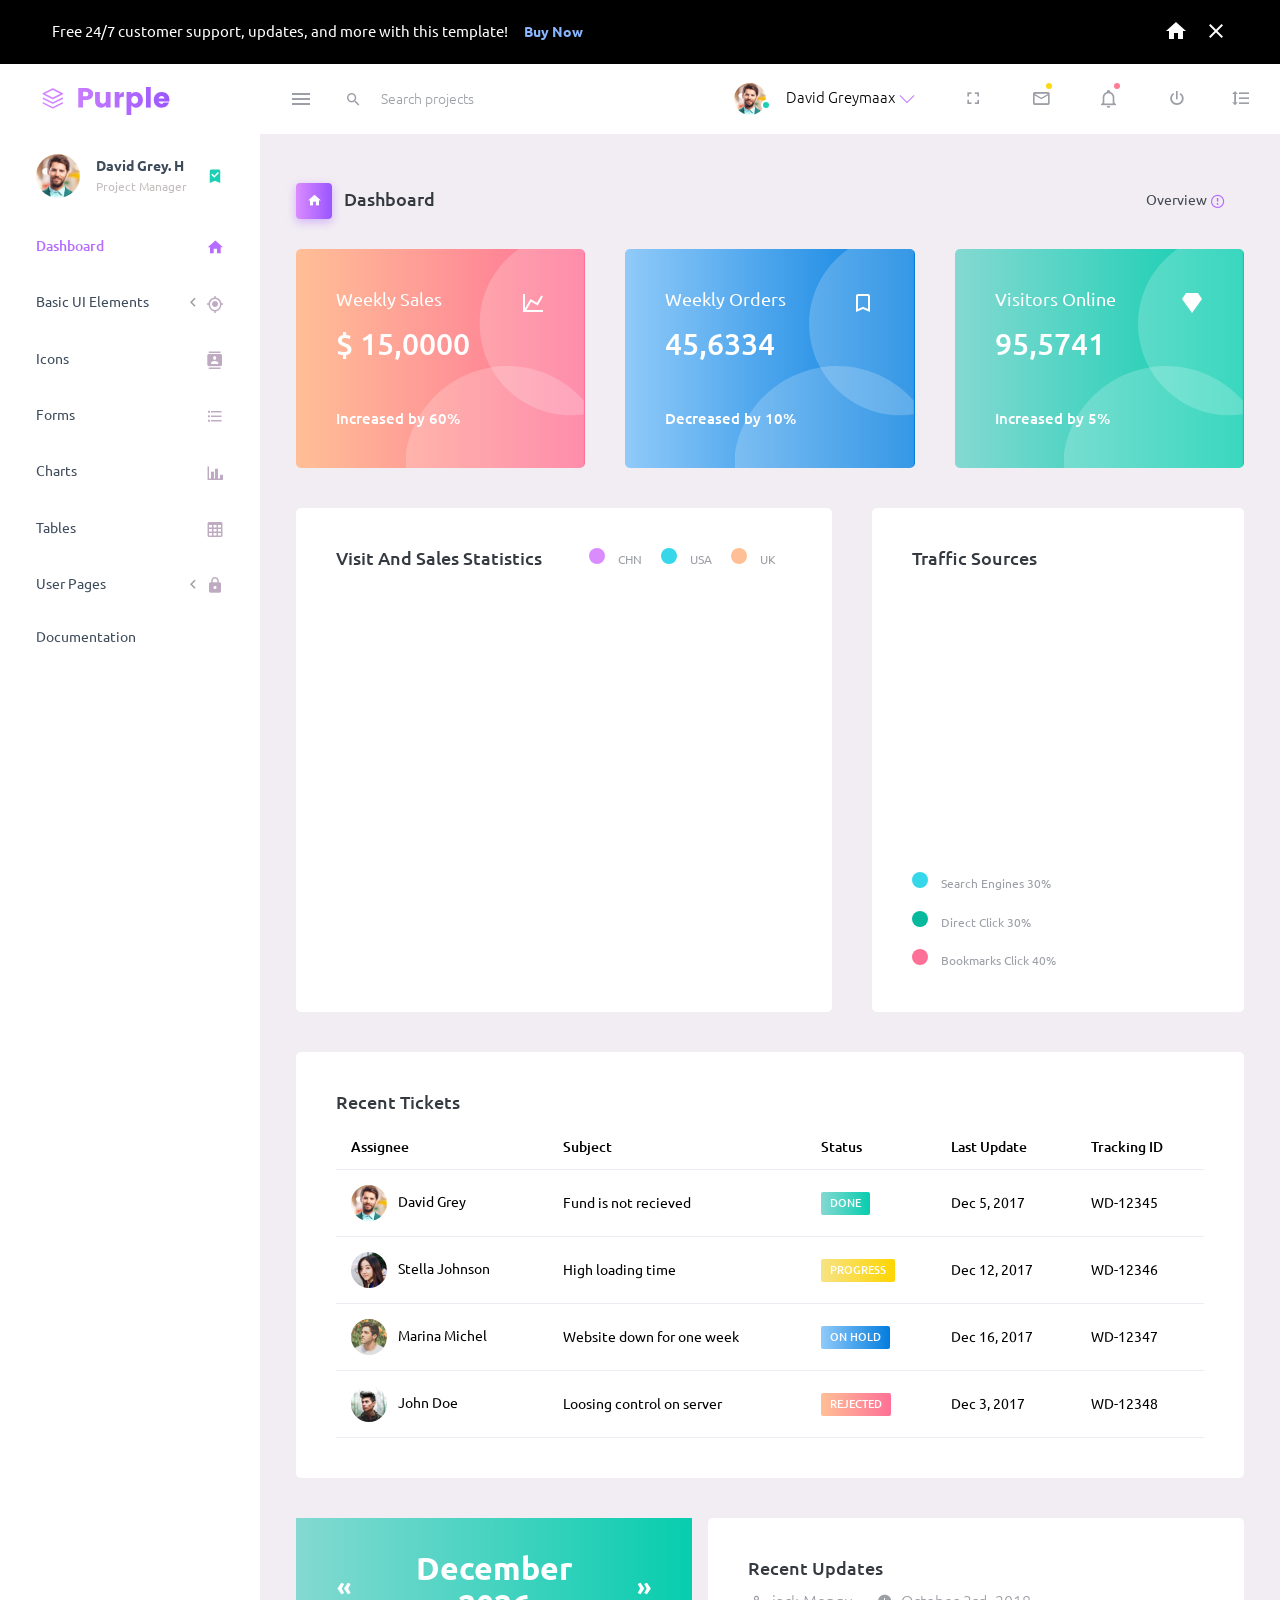
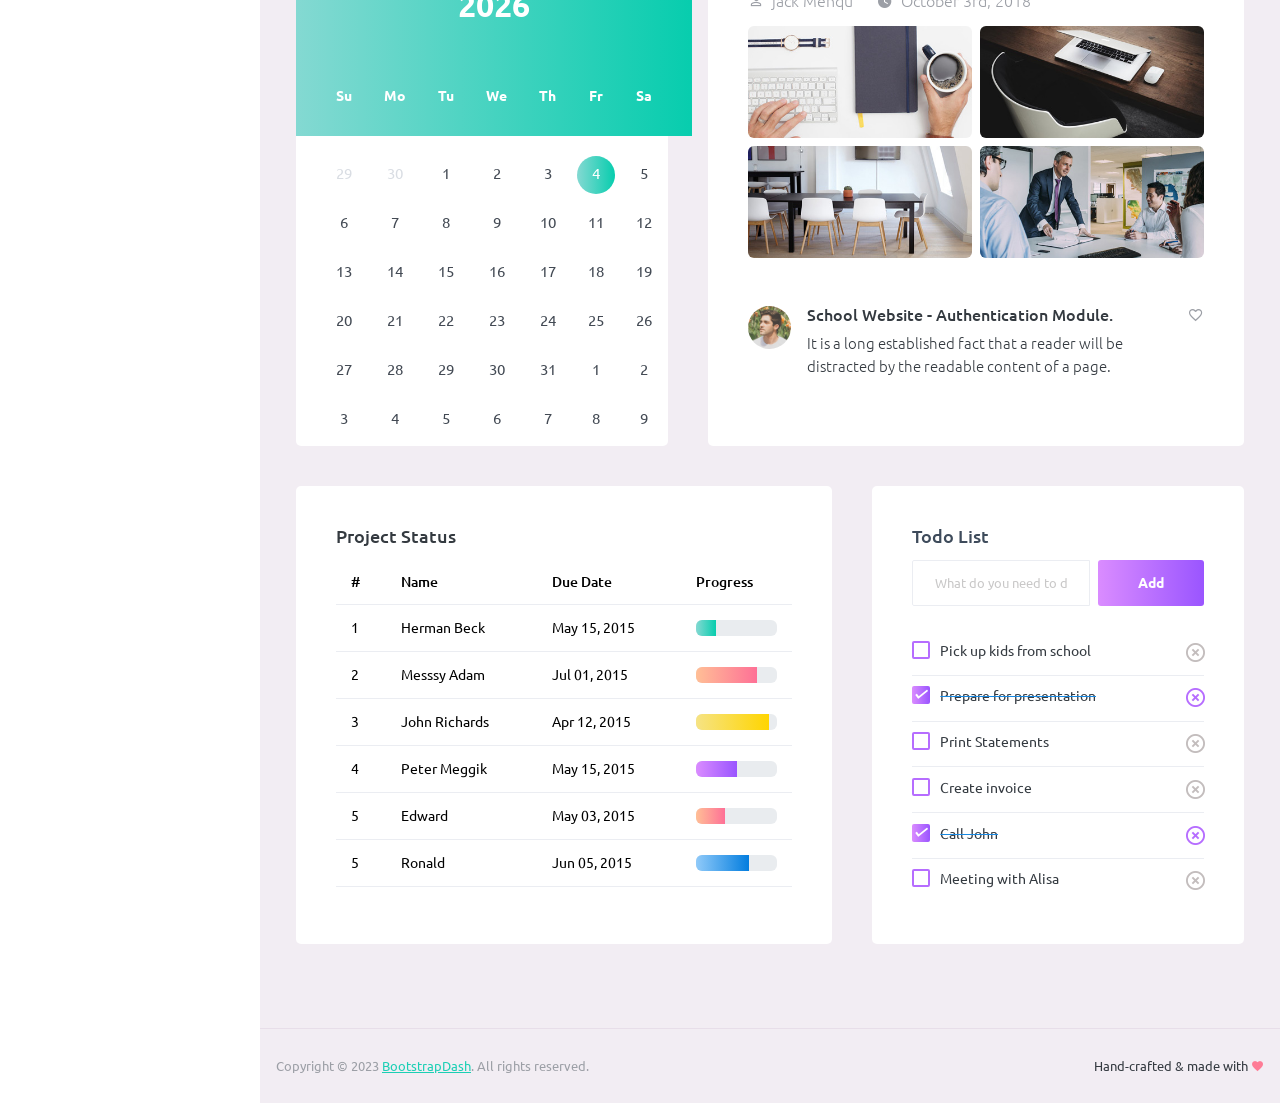
<file: dist/index.html>
<!DOCTYPE html>
<html lang="en">
  <head>
    <!-- Required meta tags -->
    <meta charset="utf-8">
    <meta name="viewport" content="width=device-width, initial-scale=1, shrink-to-fit=no">
    <title>Purple Admin</title>
    <!-- plugins:css -->
    <link rel="stylesheet" href="assets/vendors/mdi/css/materialdesignicons.min.css">
    <link rel="stylesheet" href="assets/vendors/ti-icons/css/themify-icons.css">
    <link rel="stylesheet" href="assets/vendors/css/vendor.bundle.base.css">
    <link rel="stylesheet" href="assets/vendors/font-awesome/css/font-awesome.min.css">
    <!-- endinject -->
    <!-- Plugin css for this page -->
    <link rel="stylesheet" href="assets/vendors/font-awesome/css/font-awesome.min.css" />
    <link rel="stylesheet" href="assets/vendors/bootstrap-datepicker/bootstrap-datepicker.min.css">
    <!-- End plugin css for this page -->
    <!-- inject:css -->
    <!-- endinject -->
    <!-- Layout styles -->
    <link rel="stylesheet" href="assets/css/style.css">
    <!-- End layout styles -->
    <link rel="shortcut icon" href="assets/images/favicon.png" />
  </head>
  <body>
    <div class="container-scroller">
      <div class="row p-0 m-0 proBanner" id="proBanner">
        <div class="col-md-12 p-0 m-0">
          <div class="card-body card-body-padding d-flex align-items-center justify-content-between">
            <div class="ps-lg-3">
              <div class="d-flex align-items-center justify-content-between">
                <p class="mb-0 font-weight-medium me-3 buy-now-text">Free 24/7 customer support, updates, and more with this template!</p>
                <a href="https://www.bootstrapdash.com/product/purple-bootstrap-admin-template/" target="_blank" class="btn me-2 buy-now-btn border-0">Buy Now</a>
              </div>
            </div>
            <div class="d-flex align-items-center justify-content-between">
              <a href="https://www.bootstrapdash.com/product/purple-bootstrap-admin-template/"><i class="mdi mdi-home me-3 text-white"></i></a>
              <button id="bannerClose" class="btn border-0 p-0">
                <i class="mdi mdi-close text-white mr-0"></i>
              </button>
            </div>
          </div>
        </div>
      </div>
      <!-- partial:partials/_navbar.html -->
      <nav class="navbar default-layout-navbar col-lg-12 col-12 p-0 fixed-top d-flex flex-row">
        <div class="text-center navbar-brand-wrapper d-flex align-items-center justify-content-start">
          <a class="navbar-brand brand-logo" href="index.html"><img src="assets/images/logo.svg" alt="logo" /></a>
          <a class="navbar-brand brand-logo-mini" href="index.html"><img src="assets/images/logo-mini.svg" alt="logo" /></a>
        </div>
        <div class="navbar-menu-wrapper d-flex align-items-stretch">
          <button class="navbar-toggler navbar-toggler align-self-center" type="button" data-toggle="minimize">
            <span class="mdi mdi-menu"></span>
          </button>
          <div class="search-field d-none d-md-block">
            <form class="d-flex align-items-center h-100" action="#">
              <div class="input-group">
                <div class="input-group-prepend bg-transparent">
                  <i class="input-group-text border-0 mdi mdi-magnify"></i>
                </div>
                <input type="text" class="form-control bg-transparent border-0" placeholder="Search projects">
              </div>
            </form>
          </div>
          <ul class="navbar-nav navbar-nav-right">
            <li class="nav-item nav-profile dropdown">
              <a class="nav-link dropdown-toggle" id="profileDropdown" href="#" data-bs-toggle="dropdown" aria-expanded="false">
                <div class="nav-profile-img">
                  <img src="assets/images/faces/face1.jpg" alt="image">
                  <span class="availability-status online"></span>
                </div>
                <div class="nav-profile-text">
                  <p class="mb-1 text-black">David Greymaax</p>
                </div>
              </a>
              <div class="dropdown-menu navbar-dropdown" aria-labelledby="profileDropdown">
                <a class="dropdown-item" href="#">
                  <i class="mdi mdi-cached me-2 text-success"></i> Activity Log </a>
                <div class="dropdown-divider"></div>
                <a class="dropdown-item" href="#">
                  <i class="mdi mdi-logout me-2 text-primary"></i> Signout </a>
              </div>
            </li>
            <li class="nav-item d-none d-lg-block full-screen-link">
              <a class="nav-link">
                <i class="mdi mdi-fullscreen" id="fullscreen-button"></i>
              </a>
            </li>
            <li class="nav-item dropdown">
              <a class="nav-link count-indicator dropdown-toggle" id="messageDropdown" href="#" data-bs-toggle="dropdown" aria-expanded="false">
                <i class="mdi mdi-email-outline"></i>
                <span class="count-symbol bg-warning"></span>
              </a>
              <div class="dropdown-menu dropdown-menu-end navbar-dropdown preview-list" aria-labelledby="messageDropdown">
                <h6 class="p-3 mb-0">Messages</h6>
                <div class="dropdown-divider"></div>
                <a class="dropdown-item preview-item">
                  <div class="preview-thumbnail">
                    <img src="assets/images/faces/face4.jpg" alt="image" class="profile-pic">
                  </div>
                  <div class="preview-item-content d-flex align-items-start flex-column justify-content-center">
                    <h6 class="preview-subject ellipsis mb-1 font-weight-normal">Mark send you a message</h6>
                    <p class="text-gray mb-0"> 1 Minutes ago </p>
                  </div>
                </a>
                <div class="dropdown-divider"></div>
                <a class="dropdown-item preview-item">
                  <div class="preview-thumbnail">
                    <img src="assets/images/faces/face2.jpg" alt="image" class="profile-pic">
                  </div>
                  <div class="preview-item-content d-flex align-items-start flex-column justify-content-center">
                    <h6 class="preview-subject ellipsis mb-1 font-weight-normal">Cregh send you a message</h6>
                    <p class="text-gray mb-0"> 15 Minutes ago </p>
                  </div>
                </a>
                <div class="dropdown-divider"></div>
                <a class="dropdown-item preview-item">
                  <div class="preview-thumbnail">
                    <img src="assets/images/faces/face3.jpg" alt="image" class="profile-pic">
                  </div>
                  <div class="preview-item-content d-flex align-items-start flex-column justify-content-center">
                    <h6 class="preview-subject ellipsis mb-1 font-weight-normal">Profile picture updated</h6>
                    <p class="text-gray mb-0"> 18 Minutes ago </p>
                  </div>
                </a>
                <div class="dropdown-divider"></div>
                <h6 class="p-3 mb-0 text-center">4 new messages</h6>
              </div>
            </li>
            <li class="nav-item dropdown">
              <a class="nav-link count-indicator dropdown-toggle" id="notificationDropdown" href="#" data-bs-toggle="dropdown">
                <i class="mdi mdi-bell-outline"></i>
                <span class="count-symbol bg-danger"></span>
              </a>
              <div class="dropdown-menu dropdown-menu-end navbar-dropdown preview-list" aria-labelledby="notificationDropdown">
                <h6 class="p-3 mb-0">Notifications</h6>
                <div class="dropdown-divider"></div>
                <a class="dropdown-item preview-item">
                  <div class="preview-thumbnail">
                    <div class="preview-icon bg-success">
                      <i class="mdi mdi-calendar"></i>
                    </div>
                  </div>
                  <div class="preview-item-content d-flex align-items-start flex-column justify-content-center">
                    <h6 class="preview-subject font-weight-normal mb-1">Event today</h6>
                    <p class="text-gray ellipsis mb-0"> Just a reminder that you have an event today </p>
                  </div>
                </a>
                <div class="dropdown-divider"></div>
                <a class="dropdown-item preview-item">
                  <div class="preview-thumbnail">
                    <div class="preview-icon bg-warning">
                      <i class="mdi mdi-cog"></i>
                    </div>
                  </div>
                  <div class="preview-item-content d-flex align-items-start flex-column justify-content-center">
                    <h6 class="preview-subject font-weight-normal mb-1">Settings</h6>
                    <p class="text-gray ellipsis mb-0"> Update dashboard </p>
                  </div>
                </a>
                <div class="dropdown-divider"></div>
                <a class="dropdown-item preview-item">
                  <div class="preview-thumbnail">
                    <div class="preview-icon bg-info">
                      <i class="mdi mdi-link-variant"></i>
                    </div>
                  </div>
                  <div class="preview-item-content d-flex align-items-start flex-column justify-content-center">
                    <h6 class="preview-subject font-weight-normal mb-1">Launch Admin</h6>
                    <p class="text-gray ellipsis mb-0"> New admin wow! </p>
                  </div>
                </a>
                <div class="dropdown-divider"></div>
                <h6 class="p-3 mb-0 text-center">See all notifications</h6>
              </div>
            </li>
            <li class="nav-item nav-logout d-none d-lg-block">
              <a class="nav-link" href="#">
                <i class="mdi mdi-power"></i>
              </a>
            </li>
            <li class="nav-item nav-settings d-none d-lg-block">
              <a class="nav-link" href="#">
                <i class="mdi mdi-format-line-spacing"></i>
              </a>
            </li>
          </ul>
          <button class="navbar-toggler navbar-toggler-right d-lg-none align-self-center" type="button" data-toggle="offcanvas">
            <span class="mdi mdi-menu"></span>
          </button>
        </div>
      </nav>
      <!-- partial -->
      <div class="container-fluid page-body-wrapper">
        <!-- partial:partials/_sidebar.html -->
        <nav class="sidebar sidebar-offcanvas" id="sidebar">
          <ul class="nav">
            <li class="nav-item nav-profile">
              <a href="#" class="nav-link">
                <div class="nav-profile-image">
                  <img src="assets/images/faces/face1.jpg" alt="profile" />
                  <span class="login-status online"></span>
                  <!--change to offline or busy as needed-->
                </div>
                <div class="nav-profile-text d-flex flex-column">
                  <span class="font-weight-bold mb-2">David Grey. H</span>
                  <span class="text-secondary text-small">Project Manager</span>
                </div>
                <i class="mdi mdi-bookmark-check text-success nav-profile-badge"></i>
              </a>
            </li>
            <li class="nav-item">
              <a class="nav-link" href="index.html">
                <span class="menu-title">Dashboard</span>
                <i class="mdi mdi-home menu-icon"></i>
              </a>
            </li>
            <li class="nav-item">
              <a class="nav-link" data-bs-toggle="collapse" href="#ui-basic" aria-expanded="false" aria-controls="ui-basic">
                <span class="menu-title">Basic UI Elements</span>
                <i class="menu-arrow"></i>
                <i class="mdi mdi-crosshairs-gps menu-icon"></i>
              </a>
              <div class="collapse" id="ui-basic">
                <ul class="nav flex-column sub-menu">
                  <li class="nav-item">
                    <a class="nav-link" href="pages/ui-features/buttons.html">Buttons</a>
                  </li>
                  <li class="nav-item">
                    <a class="nav-link" href="pages/ui-features/dropdowns.html">Dropdowns</a>
                  </li>
                  <li class="nav-item">
                    <a class="nav-link" href="pages/ui-features/typography.html">Typography</a>
                  </li>
                </ul>
              </div>
            </li>
            <li class="nav-item">
              <a class="nav-link" data-bs-toggle="collapse" href="#icons" aria-expanded="false" aria-controls="icons">
                <span class="menu-title">Icons</span>
                <i class="mdi mdi-contacts menu-icon"></i>
              </a>
              <div class="collapse" id="icons">
                <ul class="nav flex-column sub-menu">
                  <li class="nav-item">
                    <a class="nav-link" href="pages/icons/font-awesome.html">Font Awesome</a>
                  </li>
                </ul>
              </div>
            </li>
            <li class="nav-item">
              <a class="nav-link" data-bs-toggle="collapse" href="#forms" aria-expanded="false" aria-controls="forms">
                <span class="menu-title">Forms</span>
                <i class="mdi mdi-format-list-bulleted menu-icon"></i>
              </a>
              <div class="collapse" id="forms">
                <ul class="nav flex-column sub-menu">
                  <li class="nav-item">
                    <a class="nav-link" href="pages/forms/basic_elements.html">Form Elements</a>
                  </li>
                </ul>
              </div>
            </li>
            <li class="nav-item">
              <a class="nav-link" data-bs-toggle="collapse" href="#charts" aria-expanded="false" aria-controls="charts">
                <span class="menu-title">Charts</span>
                <i class="mdi mdi-chart-bar menu-icon"></i>
              </a>
              <div class="collapse" id="charts">
                <ul class="nav flex-column sub-menu">
                  <li class="nav-item">
                    <a class="nav-link" href="pages/charts/chartjs.html">ChartJs</a>
                  </li>
                </ul>
              </div>
            </li>
            <li class="nav-item">
              <a class="nav-link" data-bs-toggle="collapse" href="#tables" aria-expanded="false" aria-controls="tables">
                <span class="menu-title">Tables</span>
                <i class="mdi mdi-table-large menu-icon"></i>
              </a>
              <div class="collapse" id="tables">
                <ul class="nav flex-column sub-menu">
                  <li class="nav-item">
                    <a class="nav-link" href="pages/tables/basic-table.html">Basic table</a>
                  </li>
                </ul>
              </div>
            </li>
            <li class="nav-item">
              <a class="nav-link" data-bs-toggle="collapse" href="#auth" aria-expanded="false" aria-controls="auth">
                <span class="menu-title">User Pages</span>
                <i class="menu-arrow"></i>
                <i class="mdi mdi-lock menu-icon"></i>
              </a>
              <div class="collapse" id="auth">
                <ul class="nav flex-column sub-menu">
                  <li class="nav-item">
                    <a class="nav-link" href="pages/samples/blank-page.html"> Blank Page </a>
                  </li>
                  <li class="nav-item">
                    <a class="nav-link" href="pages/samples/login.html"> Login </a>
                  </li>
                  <li class="nav-item">
                    <a class="nav-link" href="pages/samples/register.html"> Register </a>
                  </li>
                  <li class="nav-item">
                    <a class="nav-link" href="pages/samples/error-404.html"> 404 </a>
                  </li>
                  <li class="nav-item">
                    <a class="nav-link" href="pages/samples/error-500.html"> 500 </a>
                  </li>
                </ul>
              </div>
            </li>
            <li class="nav-item">
              <a class="nav-link" href="docs/documentation.html" target="_blank">
                <span class="menu-title">Documentation</span>
                <i class="mdi mdi-file-document-box menu-icon"></i>
              </a>
            </li>
          </ul>
        </nav>
        <!-- partial -->
        <div class="main-panel">
          <div class="content-wrapper">
            <div class="page-header">
              <h3 class="page-title">
                <span class="page-title-icon bg-gradient-primary text-white me-2">
                  <i class="mdi mdi-home"></i>
                </span> Dashboard
              </h3>
              <nav aria-label="breadcrumb">
                <ul class="breadcrumb">
                  <li class="breadcrumb-item active" aria-current="page">
                    <span></span>Overview <i class="mdi mdi-alert-circle-outline icon-sm text-primary align-middle"></i>
                  </li>
                </ul>
              </nav>
            </div>
            <div class="row">
              <div class="col-md-4 stretch-card grid-margin">
                <div class="card bg-gradient-danger card-img-holder text-white">
                  <div class="card-body">
                    <img src="assets/images/dashboard/circle.svg" class="card-img-absolute" alt="circle-image" />
                    <h4 class="font-weight-normal mb-3">Weekly Sales <i class="mdi mdi-chart-line mdi-24px float-end"></i>
                    </h4>
                    <h2 class="mb-5">$ 15,0000</h2>
                    <h6 class="card-text">Increased by 60%</h6>
                  </div>
                </div>
              </div>
              <div class="col-md-4 stretch-card grid-margin">
                <div class="card bg-gradient-info card-img-holder text-white">
                  <div class="card-body">
                    <img src="assets/images/dashboard/circle.svg" class="card-img-absolute" alt="circle-image" />
                    <h4 class="font-weight-normal mb-3">Weekly Orders <i class="mdi mdi-bookmark-outline mdi-24px float-end"></i>
                    </h4>
                    <h2 class="mb-5">45,6334</h2>
                    <h6 class="card-text">Decreased by 10%</h6>
                  </div>
                </div>
              </div>
              <div class="col-md-4 stretch-card grid-margin">
                <div class="card bg-gradient-success card-img-holder text-white">
                  <div class="card-body">
                    <img src="assets/images/dashboard/circle.svg" class="card-img-absolute" alt="circle-image" />
                    <h4 class="font-weight-normal mb-3">Visitors Online <i class="mdi mdi-diamond mdi-24px float-end"></i>
                    </h4>
                    <h2 class="mb-5">95,5741</h2>
                    <h6 class="card-text">Increased by 5%</h6>
                  </div>
                </div>
              </div>
            </div>
            <div class="row">
              <div class="col-md-7 grid-margin stretch-card">
                <div class="card">
                  <div class="card-body">
                    <div class="clearfix">
                      <h4 class="card-title float-start">Visit And Sales Statistics</h4>
                      <div id="visit-sale-chart-legend" class="rounded-legend legend-horizontal legend-top-right float-end"></div>
                    </div>
                    <canvas id="visit-sale-chart" class="mt-4"></canvas>
                  </div>
                </div>
              </div>
              <div class="col-md-5 grid-margin stretch-card">
                <div class="card">
                  <div class="card-body">
                    <h4 class="card-title">Traffic Sources</h4>
                    <div class="doughnutjs-wrapper d-flex justify-content-center">
                      <canvas id="traffic-chart"></canvas>
                    </div>
                    <div id="traffic-chart-legend" class="rounded-legend legend-vertical legend-bottom-left pt-4"></div>
                  </div>
                </div>
              </div>
            </div>
            <div class="row">
              <div class="col-12 grid-margin">
                <div class="card">
                  <div class="card-body">
                    <h4 class="card-title">Recent Tickets</h4>
                    <div class="table-responsive">
                      <table class="table">
                        <thead>
                          <tr>
                            <th> Assignee </th>
                            <th> Subject </th>
                            <th> Status </th>
                            <th> Last Update </th>
                            <th> Tracking ID </th>
                          </tr>
                        </thead>
                        <tbody>
                          <tr>
                            <td>
                              <img src="assets/images/faces/face1.jpg" class="me-2" alt="image"> David Grey
                            </td>
                            <td> Fund is not recieved </td>
                            <td>
                              <label class="badge badge-gradient-success">DONE</label>
                            </td>
                            <td> Dec 5, 2017 </td>
                            <td> WD-12345 </td>
                          </tr>
                          <tr>
                            <td>
                              <img src="assets/images/faces/face2.jpg" class="me-2" alt="image"> Stella Johnson
                            </td>
                            <td> High loading time </td>
                            <td>
                              <label class="badge badge-gradient-warning">PROGRESS</label>
                            </td>
                            <td> Dec 12, 2017 </td>
                            <td> WD-12346 </td>
                          </tr>
                          <tr>
                            <td>
                              <img src="assets/images/faces/face3.jpg" class="me-2" alt="image"> Marina Michel
                            </td>
                            <td> Website down for one week </td>
                            <td>
                              <label class="badge badge-gradient-info">ON HOLD</label>
                            </td>
                            <td> Dec 16, 2017 </td>
                            <td> WD-12347 </td>
                          </tr>
                          <tr>
                            <td>
                              <img src="assets/images/faces/face4.jpg" class="me-2" alt="image"> John Doe
                            </td>
                            <td> Loosing control on server </td>
                            <td>
                              <label class="badge badge-gradient-danger">REJECTED</label>
                            </td>
                            <td> Dec 3, 2017 </td>
                            <td> WD-12348 </td>
                          </tr>
                        </tbody>
                      </table>
                    </div>
                  </div>
                </div>
              </div>
            </div>
            <div class="row">
              <div class="col-lg-5 grid-margin stretch-card">
                <div class="card">
                  <div class="card-body p-0 d-flex">
                    <div id="inline-datepicker" class="datepicker datepicker-custom"></div>
                  </div>
                </div>
              </div>
              <div class="col-lg-7 grid-margin stretch-card">
                <div class="card">
                  <div class="card-body">
                    <h4 class="card-title">Recent Updates</h4>
                    <div class="d-flex">
                      <div class="d-flex align-items-center me-4 text-muted font-weight-light">
                        <i class="mdi mdi-account-outline icon-sm me-2"></i>
                        <span>jack Menqu</span>
                      </div>
                      <div class="d-flex align-items-center text-muted font-weight-light">
                        <i class="mdi mdi-clock icon-sm me-2"></i>
                        <span>October 3rd, 2018</span>
                      </div>
                    </div>
                    <div class="row mt-3">
                      <div class="col-6 pe-1">
                        <img src="assets/images/dashboard/img_1.jpg" class="mb-2 mw-100 w-100 rounded" alt="image">
                        <img src="assets/images/dashboard/img_4.jpg" class="mw-100 w-100 rounded" alt="image">
                      </div>
                      <div class="col-6 ps-1">
                        <img src="assets/images/dashboard/img_2.jpg" class="mb-2 mw-100 w-100 rounded" alt="image">
                        <img src="assets/images/dashboard/img_3.jpg" class="mw-100 w-100 rounded" alt="image">
                      </div>
                    </div>
                    <div class="d-flex mt-5 align-items-top">
                      <img src="assets/images/faces/face3.jpg" class="img-sm rounded-circle me-3" alt="image">
                      <div class="mb-0 flex-grow">
                        <h5 class="me-2 mb-2">School Website - Authentication Module.</h5>
                        <p class="mb-0 font-weight-light">It is a long established fact that a reader will be distracted by the readable content of a page.</p>
                      </div>
                      <div class="ms-auto">
                        <i class="mdi mdi-heart-outline text-muted"></i>
                      </div>
                    </div>
                  </div>
                </div>
              </div>
            </div>
            <div class="row">
              <div class="col-md-7 grid-margin stretch-card">
                <div class="card">
                  <div class="card-body">
                    <h4 class="card-title">Project Status</h4>
                    <div class="table-responsive">
                      <table class="table">
                        <thead>
                          <tr>
                            <th> # </th>
                            <th> Name </th>
                            <th> Due Date </th>
                            <th> Progress </th>
                          </tr>
                        </thead>
                        <tbody>
                          <tr>
                            <td> 1 </td>
                            <td> Herman Beck </td>
                            <td> May 15, 2015 </td>
                            <td>
                              <div class="progress">
                                <div class="progress-bar bg-gradient-success" role="progressbar" style="width: 25%" aria-valuenow="25" aria-valuemin="0" aria-valuemax="100"></div>
                              </div>
                            </td>
                          </tr>
                          <tr>
                            <td> 2 </td>
                            <td> Messsy Adam </td>
                            <td> Jul 01, 2015 </td>
                            <td>
                              <div class="progress">
                                <div class="progress-bar bg-gradient-danger" role="progressbar" style="width: 75%" aria-valuenow="75" aria-valuemin="0" aria-valuemax="100"></div>
                              </div>
                            </td>
                          </tr>
                          <tr>
                            <td> 3 </td>
                            <td> John Richards </td>
                            <td> Apr 12, 2015 </td>
                            <td>
                              <div class="progress">
                                <div class="progress-bar bg-gradient-warning" role="progressbar" style="width: 90%" aria-valuenow="90" aria-valuemin="0" aria-valuemax="100"></div>
                              </div>
                            </td>
                          </tr>
                          <tr>
                            <td> 4 </td>
                            <td> Peter Meggik </td>
                            <td> May 15, 2015 </td>
                            <td>
                              <div class="progress">
                                <div class="progress-bar bg-gradient-primary" role="progressbar" style="width: 50%" aria-valuenow="50" aria-valuemin="0" aria-valuemax="100"></div>
                              </div>
                            </td>
                          </tr>
                          <tr>
                            <td> 5 </td>
                            <td> Edward </td>
                            <td> May 03, 2015 </td>
                            <td>
                              <div class="progress">
                                <div class="progress-bar bg-gradient-danger" role="progressbar" style="width: 35%" aria-valuenow="35" aria-valuemin="0" aria-valuemax="100"></div>
                              </div>
                            </td>
                          </tr>
                          <tr>
                            <td> 5 </td>
                            <td> Ronald </td>
                            <td> Jun 05, 2015 </td>
                            <td>
                              <div class="progress">
                                <div class="progress-bar bg-gradient-info" role="progressbar" style="width: 65%" aria-valuenow="65" aria-valuemin="0" aria-valuemax="100"></div>
                              </div>
                            </td>
                          </tr>
                        </tbody>
                      </table>
                    </div>
                  </div>
                </div>
              </div>
              <div class="col-md-5 grid-margin stretch-card">
                <div class="card">
                  <div class="card-body">
                    <h4 class="card-title text-dark">Todo List</h4>
                    <div class="add-items d-flex">
                      <input type="text" class="form-control todo-list-input" placeholder="What do you need to do today?">
                      <button class="add btn btn-gradient-primary font-weight-bold todo-list-add-btn" id="add-task">Add</button>
                    </div>
                    <div class="list-wrapper">
                      <ul class="d-flex flex-column-reverse todo-list todo-list-custom">
                        <li>
                          <div class="form-check">
                            <label class="form-check-label">
                              <input class="checkbox" type="checkbox"> Meeting with Alisa </label>
                          </div>
                          <i class="remove mdi mdi-close-circle-outline"></i>
                        </li>
                        <li class="completed">
                          <div class="form-check">
                            <label class="form-check-label">
                              <input class="checkbox" type="checkbox" checked> Call John </label>
                          </div>
                          <i class="remove mdi mdi-close-circle-outline"></i>
                        </li>
                        <li>
                          <div class="form-check">
                            <label class="form-check-label">
                              <input class="checkbox" type="checkbox"> Create invoice </label>
                          </div>
                          <i class="remove mdi mdi-close-circle-outline"></i>
                        </li>
                        <li>
                          <div class="form-check">
                            <label class="form-check-label">
                              <input class="checkbox" type="checkbox"> Print Statements </label>
                          </div>
                          <i class="remove mdi mdi-close-circle-outline"></i>
                        </li>
                        <li class="completed">
                          <div class="form-check">
                            <label class="form-check-label">
                              <input class="checkbox" type="checkbox" checked> Prepare for presentation </label>
                          </div>
                          <i class="remove mdi mdi-close-circle-outline"></i>
                        </li>
                        <li>
                          <div class="form-check">
                            <label class="form-check-label">
                              <input class="checkbox" type="checkbox"> Pick up kids from school </label>
                          </div>
                          <i class="remove mdi mdi-close-circle-outline"></i>
                        </li>
                      </ul>
                    </div>
                  </div>
                </div>
              </div>
            </div>
          </div>
          <!-- content-wrapper ends -->
          <!-- partial:partials/_footer.html -->
          <footer class="footer">
            <div class="d-sm-flex justify-content-center justify-content-sm-between">
              <span class="text-muted text-center text-sm-left d-block d-sm-inline-block">Copyright © 2023 <a href="https://www.bootstrapdash.com/" target="_blank">BootstrapDash</a>. All rights reserved.</span>
              <span class="float-none float-sm-right d-block mt-1 mt-sm-0 text-center">Hand-crafted & made with <i class="mdi mdi-heart text-danger"></i></span>
            </div>
          </footer>
          <!-- partial -->
        </div>
        <!-- main-panel ends -->
      </div>
      <!-- page-body-wrapper ends -->
    </div>
    <!-- container-scroller -->
    <!-- plugins:js -->
    <script src="assets/vendors/js/vendor.bundle.base.js"></script>
    <!-- endinject -->
    <!-- Plugin js for this page -->
    <script src="assets/vendors/chart.js/chart.umd.js"></script>
    <script src="assets/vendors/bootstrap-datepicker/bootstrap-datepicker.min.js"></script>
    <!-- End plugin js for this page -->
    <!-- inject:js -->
    <script src="assets/js/off-canvas.js"></script>
    <script src="assets/js/misc.js"></script>
    <script src="assets/js/settings.js"></script>
    <script src="assets/js/todolist.js"></script>
    <script src="assets/js/jquery.cookie.js"></script>
    <!-- endinject -->
    <!-- Custom js for this page -->
    <script src="assets/js/dashboard.js"></script>
    <!-- End custom js for this page -->
  </body>
</html>
</file>
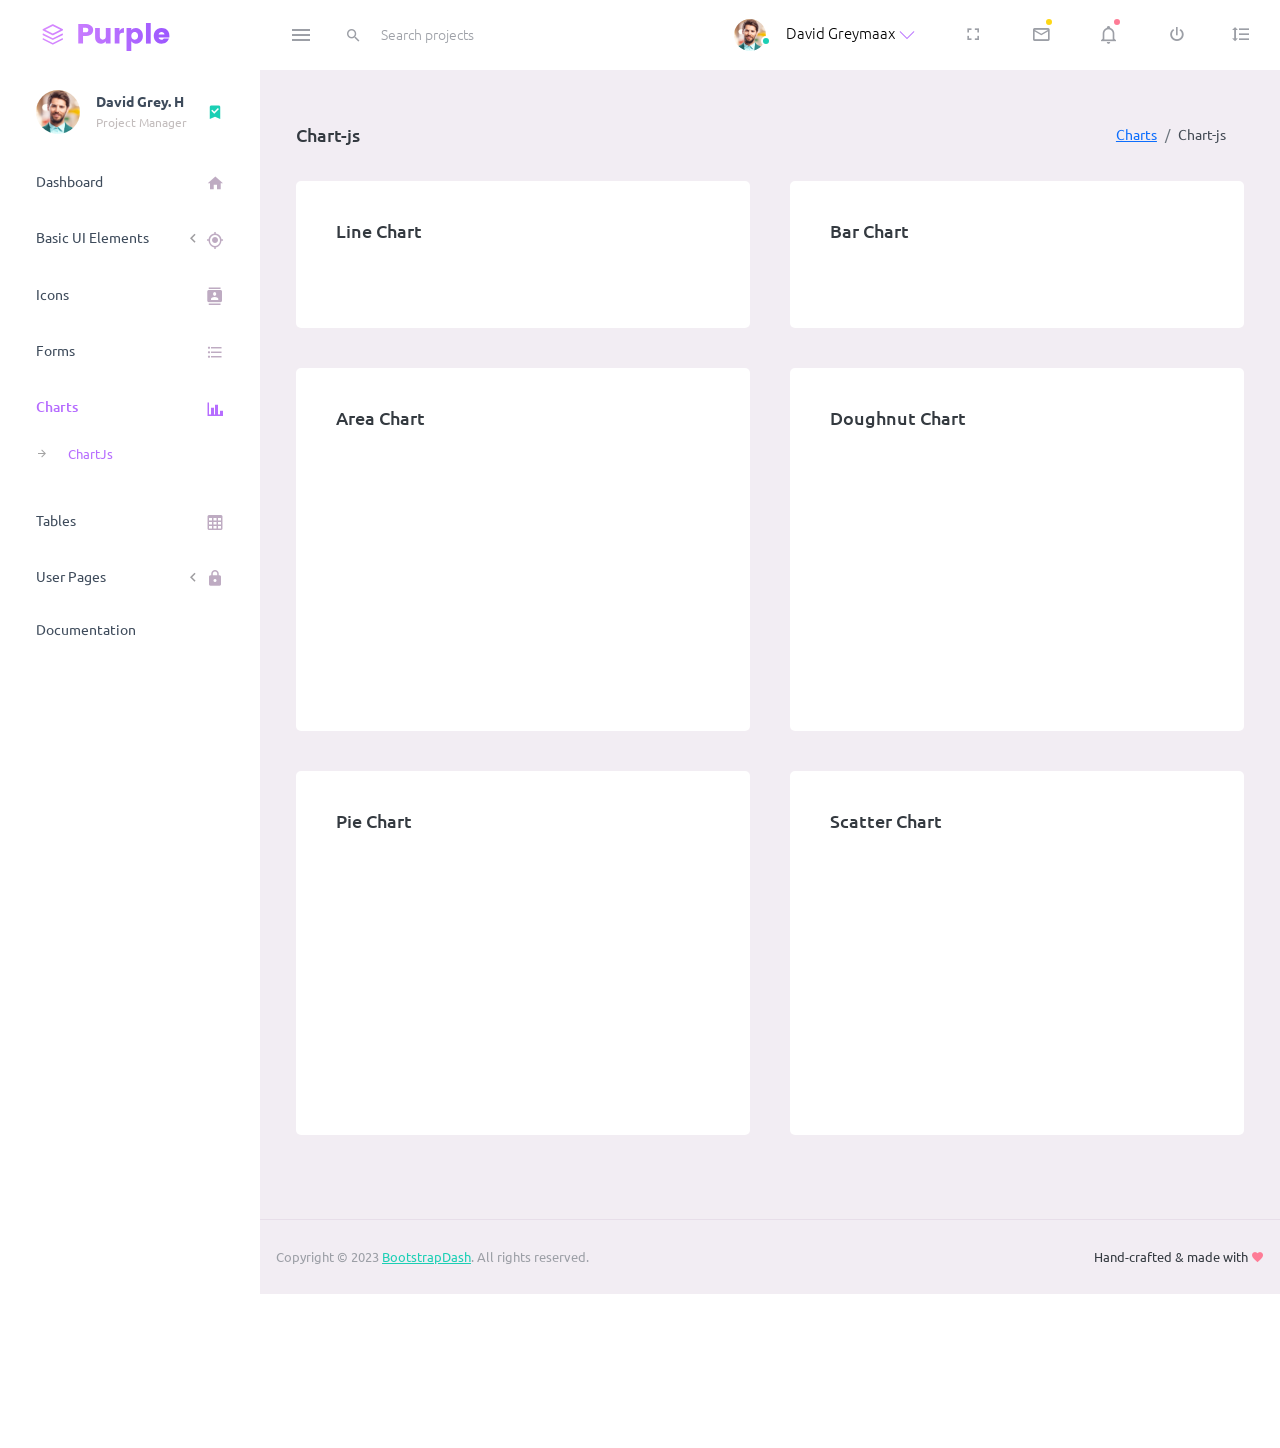
<file: dist/pages/charts/chartjs.html>
<!DOCTYPE html>
<html lang="en">
  <head>
    <!-- Required meta tags -->
    <meta charset="utf-8">
    <meta name="viewport" content="width=device-width, initial-scale=1, shrink-to-fit=no">
    <title>Purple Admin</title>
    <!-- plugins:css -->
    <link rel="stylesheet" href="../../assets/vendors/mdi/css/materialdesignicons.min.css">
    <link rel="stylesheet" href="../../assets/vendors/ti-icons/css/themify-icons.css">
    <link rel="stylesheet" href="../../assets/vendors/css/vendor.bundle.base.css">
    <link rel="stylesheet" href="../../assets/vendors/font-awesome/css/font-awesome.min.css">
    <!-- endinject -->
    <!-- Plugin css for this page -->
    <!-- End Plugin css for this page -->
    <!-- inject:css -->
    <!-- endinject -->
    <!-- Layout styles -->
    <link rel="stylesheet" href="../../assets/css/style.css">
    <!-- End layout styles -->
    <link rel="shortcut icon" href="../../assets/images/favicon.png" />
  </head>
  <body>
    <div class="container-scroller">
      <!-- partial:../../partials/_navbar.html -->
      <nav class="navbar default-layout-navbar col-lg-12 col-12 p-0 fixed-top d-flex flex-row">
        <div class="text-center navbar-brand-wrapper d-flex align-items-center justify-content-start">
          <a class="navbar-brand brand-logo" href="../../index.html"><img src="../../assets/images/logo.svg" alt="logo" /></a>
          <a class="navbar-brand brand-logo-mini" href="../../index.html"><img src="../../assets/images/logo-mini.svg" alt="logo" /></a>
        </div>
        <div class="navbar-menu-wrapper d-flex align-items-stretch">
          <button class="navbar-toggler navbar-toggler align-self-center" type="button" data-toggle="minimize">
            <span class="mdi mdi-menu"></span>
          </button>
          <div class="search-field d-none d-md-block">
            <form class="d-flex align-items-center h-100" action="#">
              <div class="input-group">
                <div class="input-group-prepend bg-transparent">
                  <i class="input-group-text border-0 mdi mdi-magnify"></i>
                </div>
                <input type="text" class="form-control bg-transparent border-0" placeholder="Search projects">
              </div>
            </form>
          </div>
          <ul class="navbar-nav navbar-nav-right">
            <li class="nav-item nav-profile dropdown">
              <a class="nav-link dropdown-toggle" id="profileDropdown" href="#" data-bs-toggle="dropdown" aria-expanded="false">
                <div class="nav-profile-img">
                  <img src="../../assets/images/faces/face1.jpg" alt="image">
                  <span class="availability-status online"></span>
                </div>
                <div class="nav-profile-text">
                  <p class="mb-1 text-black">David Greymaax</p>
                </div>
              </a>
              <div class="dropdown-menu navbar-dropdown" aria-labelledby="profileDropdown">
                <a class="dropdown-item" href="#">
                  <i class="mdi mdi-cached me-2 text-success"></i> Activity Log </a>
                <div class="dropdown-divider"></div>
                <a class="dropdown-item" href="#">
                  <i class="mdi mdi-logout me-2 text-primary"></i> Signout </a>
              </div>
            </li>
            <li class="nav-item d-none d-lg-block full-screen-link">
              <a class="nav-link">
                <i class="mdi mdi-fullscreen" id="fullscreen-button"></i>
              </a>
            </li>
            <li class="nav-item dropdown">
              <a class="nav-link count-indicator dropdown-toggle" id="messageDropdown" href="#" data-bs-toggle="dropdown" aria-expanded="false">
                <i class="mdi mdi-email-outline"></i>
                <span class="count-symbol bg-warning"></span>
              </a>
              <div class="dropdown-menu dropdown-menu-end navbar-dropdown preview-list" aria-labelledby="messageDropdown">
                <h6 class="p-3 mb-0">Messages</h6>
                <div class="dropdown-divider"></div>
                <a class="dropdown-item preview-item">
                  <div class="preview-thumbnail">
                    <img src="../../assets/images/faces/face4.jpg" alt="image" class="profile-pic">
                  </div>
                  <div class="preview-item-content d-flex align-items-start flex-column justify-content-center">
                    <h6 class="preview-subject ellipsis mb-1 font-weight-normal">Mark send you a message</h6>
                    <p class="text-gray mb-0"> 1 Minutes ago </p>
                  </div>
                </a>
                <div class="dropdown-divider"></div>
                <a class="dropdown-item preview-item">
                  <div class="preview-thumbnail">
                    <img src="../../assets/images/faces/face2.jpg" alt="image" class="profile-pic">
                  </div>
                  <div class="preview-item-content d-flex align-items-start flex-column justify-content-center">
                    <h6 class="preview-subject ellipsis mb-1 font-weight-normal">Cregh send you a message</h6>
                    <p class="text-gray mb-0"> 15 Minutes ago </p>
                  </div>
                </a>
                <div class="dropdown-divider"></div>
                <a class="dropdown-item preview-item">
                  <div class="preview-thumbnail">
                    <img src="../../assets/images/faces/face3.jpg" alt="image" class="profile-pic">
                  </div>
                  <div class="preview-item-content d-flex align-items-start flex-column justify-content-center">
                    <h6 class="preview-subject ellipsis mb-1 font-weight-normal">Profile picture updated</h6>
                    <p class="text-gray mb-0"> 18 Minutes ago </p>
                  </div>
                </a>
                <div class="dropdown-divider"></div>
                <h6 class="p-3 mb-0 text-center">4 new messages</h6>
              </div>
            </li>
            <li class="nav-item dropdown">
              <a class="nav-link count-indicator dropdown-toggle" id="notificationDropdown" href="#" data-bs-toggle="dropdown">
                <i class="mdi mdi-bell-outline"></i>
                <span class="count-symbol bg-danger"></span>
              </a>
              <div class="dropdown-menu dropdown-menu-end navbar-dropdown preview-list" aria-labelledby="notificationDropdown">
                <h6 class="p-3 mb-0">Notifications</h6>
                <div class="dropdown-divider"></div>
                <a class="dropdown-item preview-item">
                  <div class="preview-thumbnail">
                    <div class="preview-icon bg-success">
                      <i class="mdi mdi-calendar"></i>
                    </div>
                  </div>
                  <div class="preview-item-content d-flex align-items-start flex-column justify-content-center">
                    <h6 class="preview-subject font-weight-normal mb-1">Event today</h6>
                    <p class="text-gray ellipsis mb-0"> Just a reminder that you have an event today </p>
                  </div>
                </a>
                <div class="dropdown-divider"></div>
                <a class="dropdown-item preview-item">
                  <div class="preview-thumbnail">
                    <div class="preview-icon bg-warning">
                      <i class="mdi mdi-cog"></i>
                    </div>
                  </div>
                  <div class="preview-item-content d-flex align-items-start flex-column justify-content-center">
                    <h6 class="preview-subject font-weight-normal mb-1">Settings</h6>
                    <p class="text-gray ellipsis mb-0"> Update dashboard </p>
                  </div>
                </a>
                <div class="dropdown-divider"></div>
                <a class="dropdown-item preview-item">
                  <div class="preview-thumbnail">
                    <div class="preview-icon bg-info">
                      <i class="mdi mdi-link-variant"></i>
                    </div>
                  </div>
                  <div class="preview-item-content d-flex align-items-start flex-column justify-content-center">
                    <h6 class="preview-subject font-weight-normal mb-1">Launch Admin</h6>
                    <p class="text-gray ellipsis mb-0"> New admin wow! </p>
                  </div>
                </a>
                <div class="dropdown-divider"></div>
                <h6 class="p-3 mb-0 text-center">See all notifications</h6>
              </div>
            </li>
            <li class="nav-item nav-logout d-none d-lg-block">
              <a class="nav-link" href="#">
                <i class="mdi mdi-power"></i>
              </a>
            </li>
            <li class="nav-item nav-settings d-none d-lg-block">
              <a class="nav-link" href="#">
                <i class="mdi mdi-format-line-spacing"></i>
              </a>
            </li>
          </ul>
          <button class="navbar-toggler navbar-toggler-right d-lg-none align-self-center" type="button" data-toggle="offcanvas">
            <span class="mdi mdi-menu"></span>
          </button>
        </div>
      </nav>
      <!-- partial -->
      <div class="container-fluid page-body-wrapper">
        <!-- partial:../../partials/_sidebar.html -->
        <nav class="sidebar sidebar-offcanvas" id="sidebar">
          <ul class="nav">
            <li class="nav-item nav-profile">
              <a href="#" class="nav-link">
                <div class="nav-profile-image">
                  <img src="../../assets/images/faces/face1.jpg" alt="profile" />
                  <span class="login-status online"></span>
                  <!--change to offline or busy as needed-->
                </div>
                <div class="nav-profile-text d-flex flex-column">
                  <span class="font-weight-bold mb-2">David Grey. H</span>
                  <span class="text-secondary text-small">Project Manager</span>
                </div>
                <i class="mdi mdi-bookmark-check text-success nav-profile-badge"></i>
              </a>
            </li>
            <li class="nav-item">
              <a class="nav-link" href="../../index.html">
                <span class="menu-title">Dashboard</span>
                <i class="mdi mdi-home menu-icon"></i>
              </a>
            </li>
            <li class="nav-item">
              <a class="nav-link" data-bs-toggle="collapse" href="#ui-basic" aria-expanded="false" aria-controls="ui-basic">
                <span class="menu-title">Basic UI Elements</span>
                <i class="menu-arrow"></i>
                <i class="mdi mdi-crosshairs-gps menu-icon"></i>
              </a>
              <div class="collapse" id="ui-basic">
                <ul class="nav flex-column sub-menu">
                  <li class="nav-item">
                    <a class="nav-link" href="../../pages/ui-features/buttons.html">Buttons</a>
                  </li>
                  <li class="nav-item">
                    <a class="nav-link" href="../../pages/ui-features/dropdowns.html">Dropdowns</a>
                  </li>
                  <li class="nav-item">
                    <a class="nav-link" href="../../pages/ui-features/typography.html">Typography</a>
                  </li>
                </ul>
              </div>
            </li>
            <li class="nav-item">
              <a class="nav-link" data-bs-toggle="collapse" href="#icons" aria-expanded="false" aria-controls="icons">
                <span class="menu-title">Icons</span>
                <i class="mdi mdi-contacts menu-icon"></i>
              </a>
              <div class="collapse" id="icons">
                <ul class="nav flex-column sub-menu">
                  <li class="nav-item">
                    <a class="nav-link" href="../../pages/icons/font-awesome.html">Font Awesome</a>
                  </li>
                </ul>
              </div>
            </li>
            <li class="nav-item">
              <a class="nav-link" data-bs-toggle="collapse" href="#forms" aria-expanded="false" aria-controls="forms">
                <span class="menu-title">Forms</span>
                <i class="mdi mdi-format-list-bulleted menu-icon"></i>
              </a>
              <div class="collapse" id="forms">
                <ul class="nav flex-column sub-menu">
                  <li class="nav-item">
                    <a class="nav-link" href="../../pages/forms/basic_elements.html">Form Elements</a>
                  </li>
                </ul>
              </div>
            </li>
            <li class="nav-item">
              <a class="nav-link" data-bs-toggle="collapse" href="#charts" aria-expanded="false" aria-controls="charts">
                <span class="menu-title">Charts</span>
                <i class="mdi mdi-chart-bar menu-icon"></i>
              </a>
              <div class="collapse" id="charts">
                <ul class="nav flex-column sub-menu">
                  <li class="nav-item">
                    <a class="nav-link" href="../../pages/charts/chartjs.html">ChartJs</a>
                  </li>
                </ul>
              </div>
            </li>
            <li class="nav-item">
              <a class="nav-link" data-bs-toggle="collapse" href="#tables" aria-expanded="false" aria-controls="tables">
                <span class="menu-title">Tables</span>
                <i class="mdi mdi-table-large menu-icon"></i>
              </a>
              <div class="collapse" id="tables">
                <ul class="nav flex-column sub-menu">
                  <li class="nav-item">
                    <a class="nav-link" href="../../pages/tables/basic-table.html">Basic table</a>
                  </li>
                </ul>
              </div>
            </li>
            <li class="nav-item">
              <a class="nav-link" data-bs-toggle="collapse" href="#auth" aria-expanded="false" aria-controls="auth">
                <span class="menu-title">User Pages</span>
                <i class="menu-arrow"></i>
                <i class="mdi mdi-lock menu-icon"></i>
              </a>
              <div class="collapse" id="auth">
                <ul class="nav flex-column sub-menu">
                  <li class="nav-item">
                    <a class="nav-link" href="../../pages/samples/blank-page.html"> Blank Page </a>
                  </li>
                  <li class="nav-item">
                    <a class="nav-link" href="../../pages/samples/login.html"> Login </a>
                  </li>
                  <li class="nav-item">
                    <a class="nav-link" href="../../pages/samples/register.html"> Register </a>
                  </li>
                  <li class="nav-item">
                    <a class="nav-link" href="../../pages/samples/error-404.html"> 404 </a>
                  </li>
                  <li class="nav-item">
                    <a class="nav-link" href="../../pages/samples/error-500.html"> 500 </a>
                  </li>
                </ul>
              </div>
            </li>
            <li class="nav-item">
              <a class="nav-link" href="../../docs/documentation.html" target="_blank">
                <span class="menu-title">Documentation</span>
                <i class="mdi mdi-file-document-box menu-icon"></i>
              </a>
            </li>
          </ul>
        </nav>
        <!-- partial -->
        <div class="main-panel">
          <div class="content-wrapper">
            <div class="page-header">
              <h3 class="page-title"> Chart-js </h3>
              <nav aria-label="breadcrumb">
                <ol class="breadcrumb">
                  <li class="breadcrumb-item"><a href="#">Charts</a></li>
                  <li class="breadcrumb-item active" aria-current="page">Chart-js</li>
                </ol>
              </nav>
            </div>
            <div class="row">
              <div class="col-lg-6 grid-margin stretch-card">
                <div class="card">
                  <div class="card-body">
                    <h4 class="card-title">Line chart</h4>
                    <canvas id="lineChart" style="height:250px"></canvas>
                  </div>
                </div>
              </div>
              <div class="col-lg-6 grid-margin stretch-card">
                <div class="card">
                  <div class="card-body">
                    <h4 class="card-title">Bar chart</h4>
                    <canvas id="barChart" style="height:230px"></canvas>
                  </div>
                </div>
              </div>
            </div>
            <div class="row">
              <div class="col-lg-6 grid-margin stretch-card">
                <div class="card">
                  <div class="card-body">
                    <h4 class="card-title">Area chart</h4>
                    <canvas id="areaChart" style="height:250px"></canvas>
                  </div>
                </div>
              </div>
              <div class="col-lg-6 grid-margin stretch-card">
                <div class="card">
                  <div class="card-body">
                    <h4 class="card-title">Doughnut chart</h4>
                    <div class="doughnutjs-wrapper d-flex justify-content-center">
                      <canvas id="doughnutChart"></canvas>
                    </div>
                  </div>
                </div>
              </div>
            </div>
            <div class="row">
              <div class="col-lg-6 grid-margin stretch-card">
                <div class="card">
                  <div class="card-body">
                    <h4 class="card-title">Pie chart</h4>
                    <div class="doughnutjs-wrapper d-flex justify-content-center">
                      <canvas id="pieChart"></canvas>
                    </div>
                  </div>
                </div>
              </div>
              <div class="col-lg-6 grid-margin stretch-card">
                <div class="card">
                  <div class="card-body">
                    <h4 class="card-title">Scatter chart</h4>
                    <canvas id="scatterChart" style="height:250px"></canvas>
                  </div>
                </div>
              </div>
            </div>
          </div>
          <!-- content-wrapper ends -->
          <!-- partial:../../partials/_footer.html -->
          <footer class="footer">
            <div class="d-sm-flex justify-content-center justify-content-sm-between">
              <span class="text-muted text-center text-sm-left d-block d-sm-inline-block">Copyright © 2023 <a href="https://www.bootstrapdash.com/" target="_blank">BootstrapDash</a>. All rights reserved.</span>
              <span class="float-none float-sm-right d-block mt-1 mt-sm-0 text-center">Hand-crafted & made with <i class="mdi mdi-heart text-danger"></i></span>
            </div>
          </footer>
          <!-- partial -->
        </div>
        <!-- main-panel ends -->
      </div>
      <!-- page-body-wrapper ends -->
    </div>
    <!-- container-scroller -->
    <!-- plugins:js -->
    <script src="../../assets/vendors/js/vendor.bundle.base.js"></script>
    <!-- endinject -->
    <!-- Plugin js for this page -->
    <script src="../../assets/vendors/chart.js/chart.umd.js"></script>
    <!-- End plugin js for this page -->
    <!-- inject:js -->
    <script src="../../assets/js/off-canvas.js"></script>
    <script src="../../assets/js/misc.js"></script>
    <script src="../../assets/js/settings.js"></script>
    <script src="../../assets/js/todolist.js"></script>
    <script src="../../assets/js/jquery.cookie.js"></script>
    <!-- endinject -->
    <!-- Custom js for this page -->
    <script src="../../assets/js/chart.js"></script>
    <!-- End custom js for this page -->
  </body>
</html>
</file>
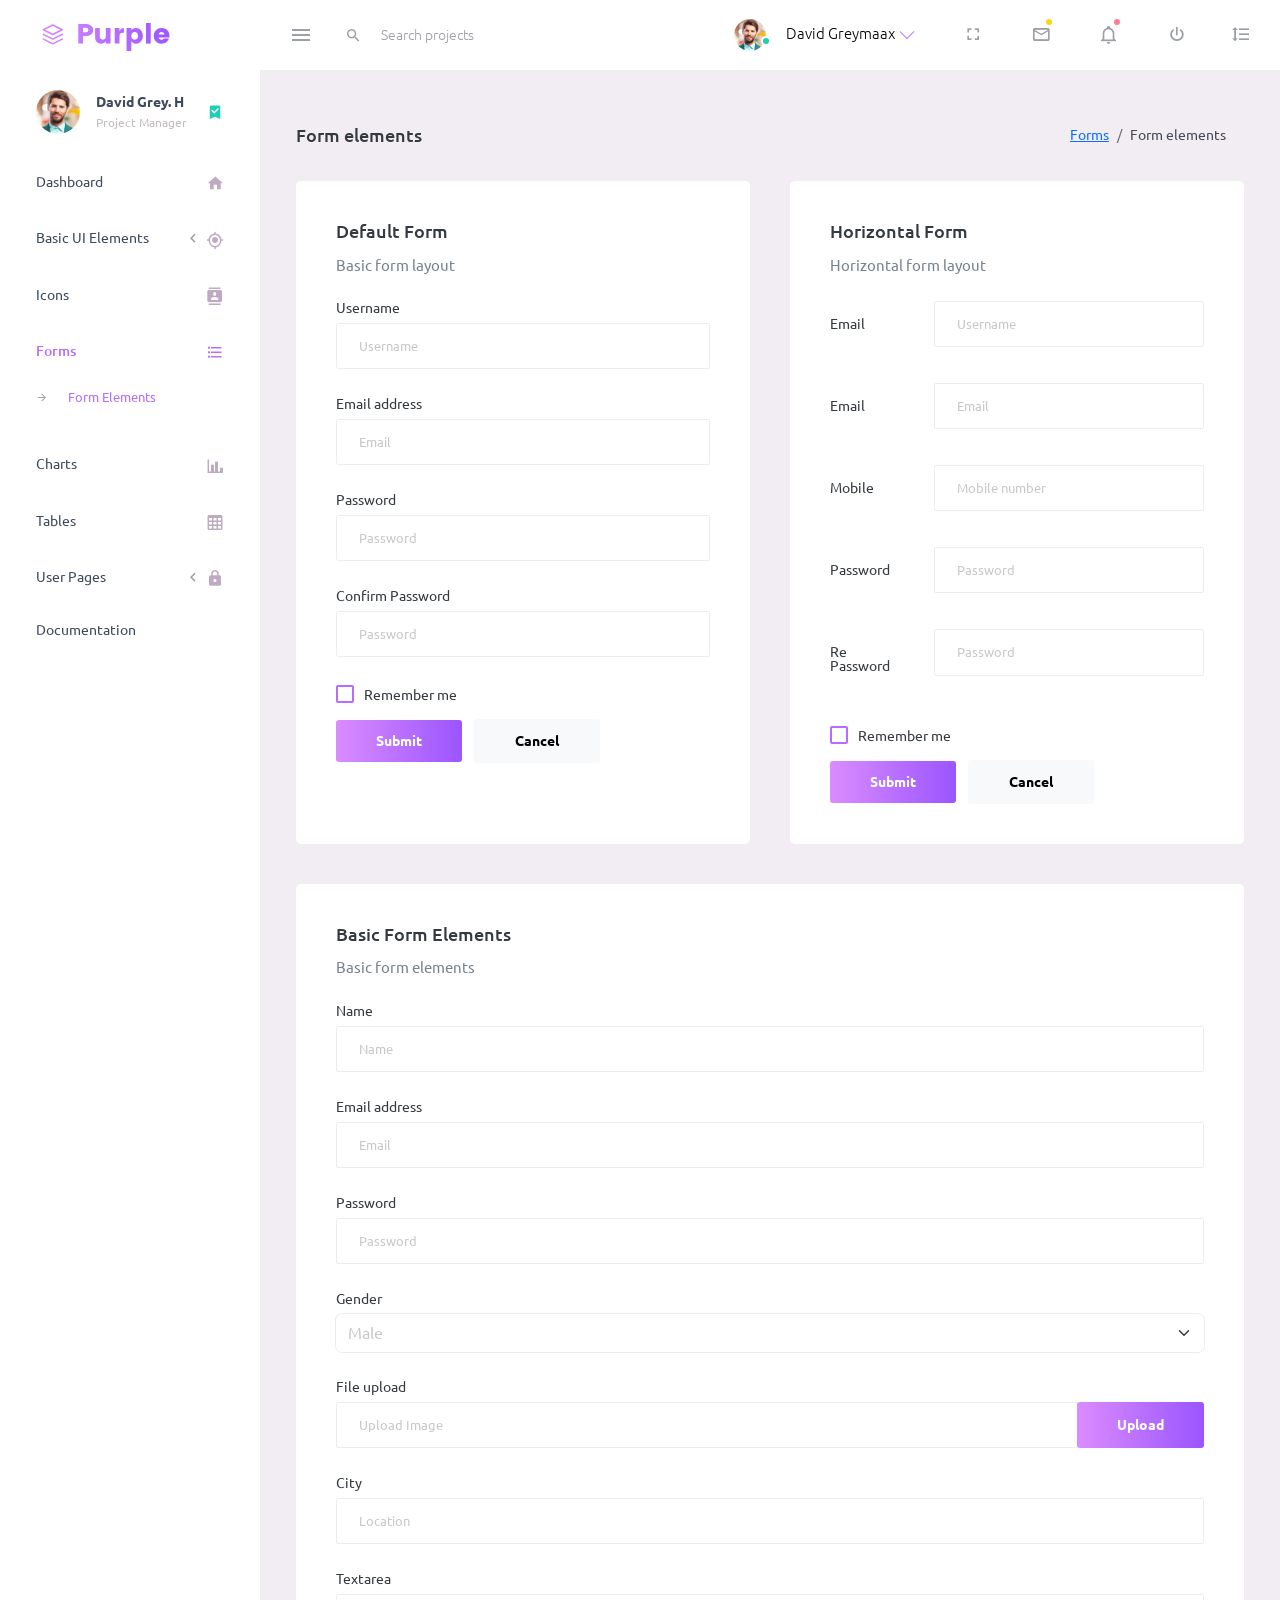
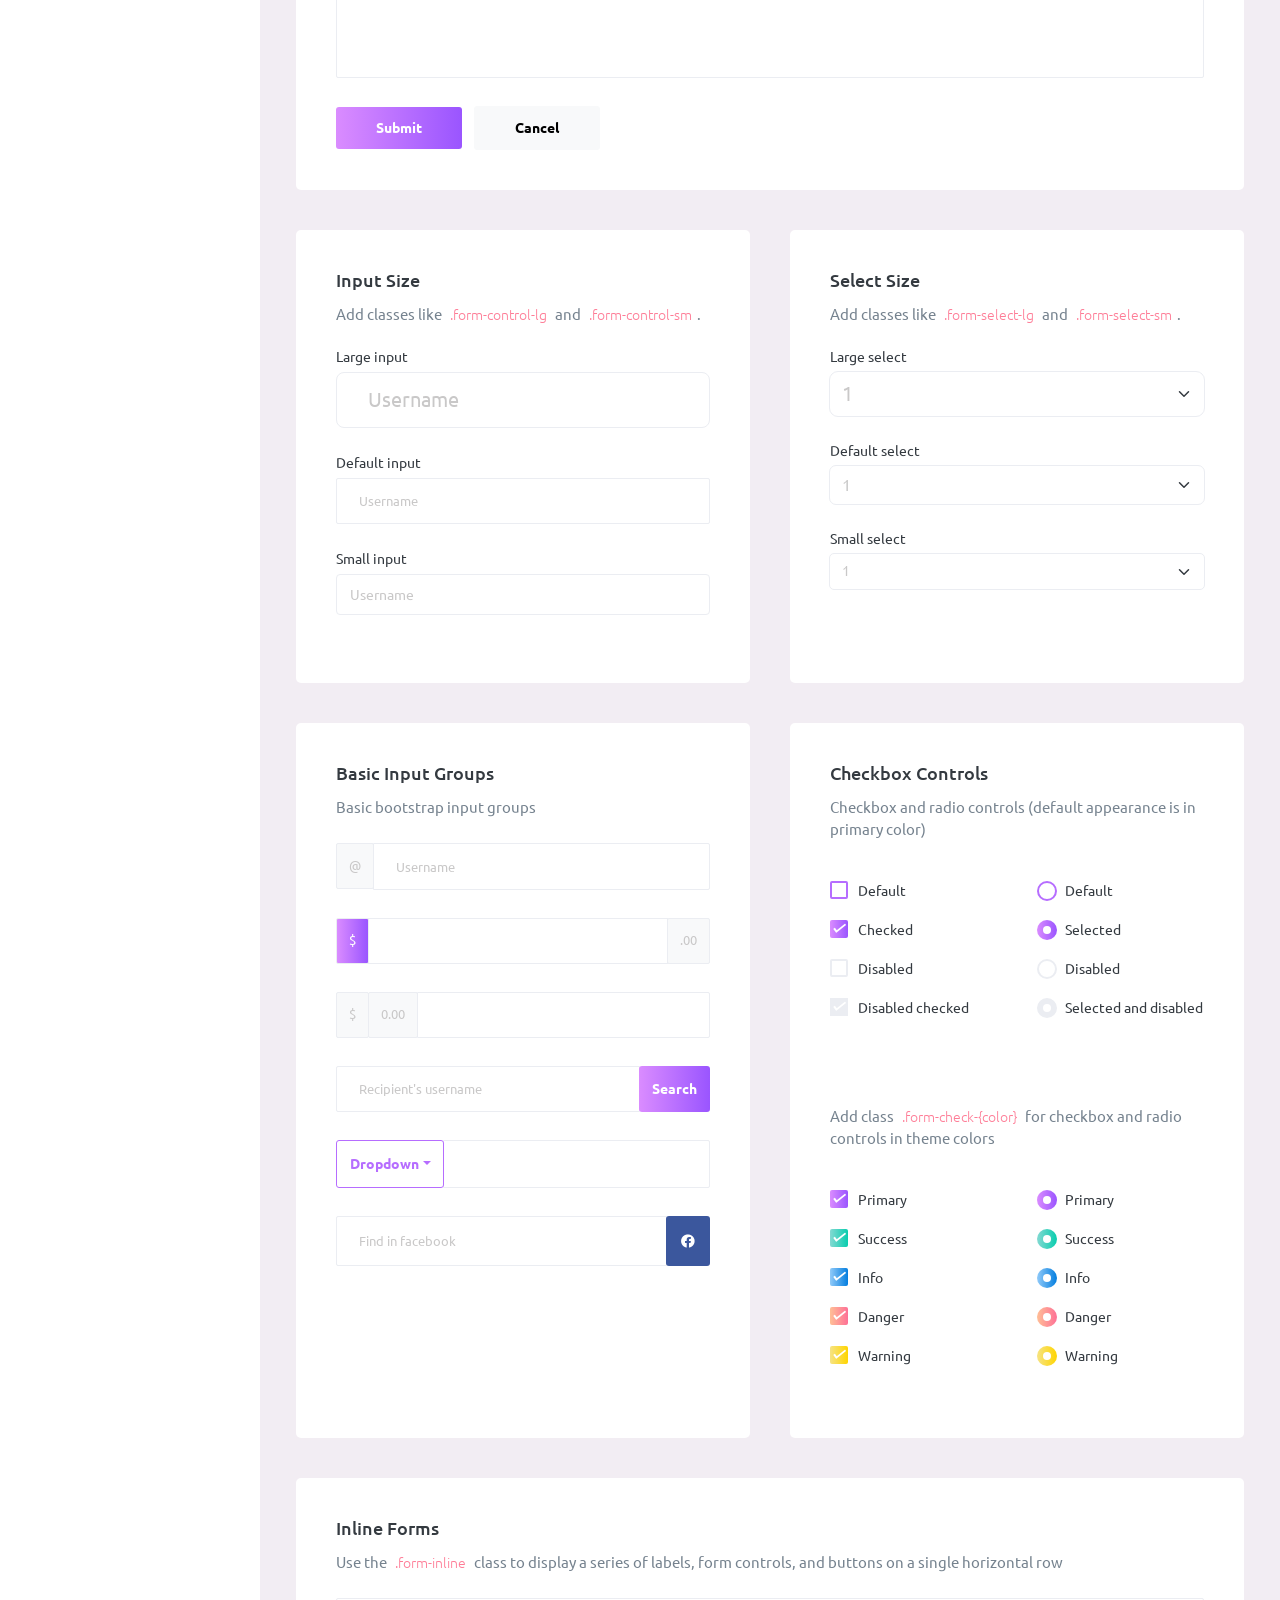
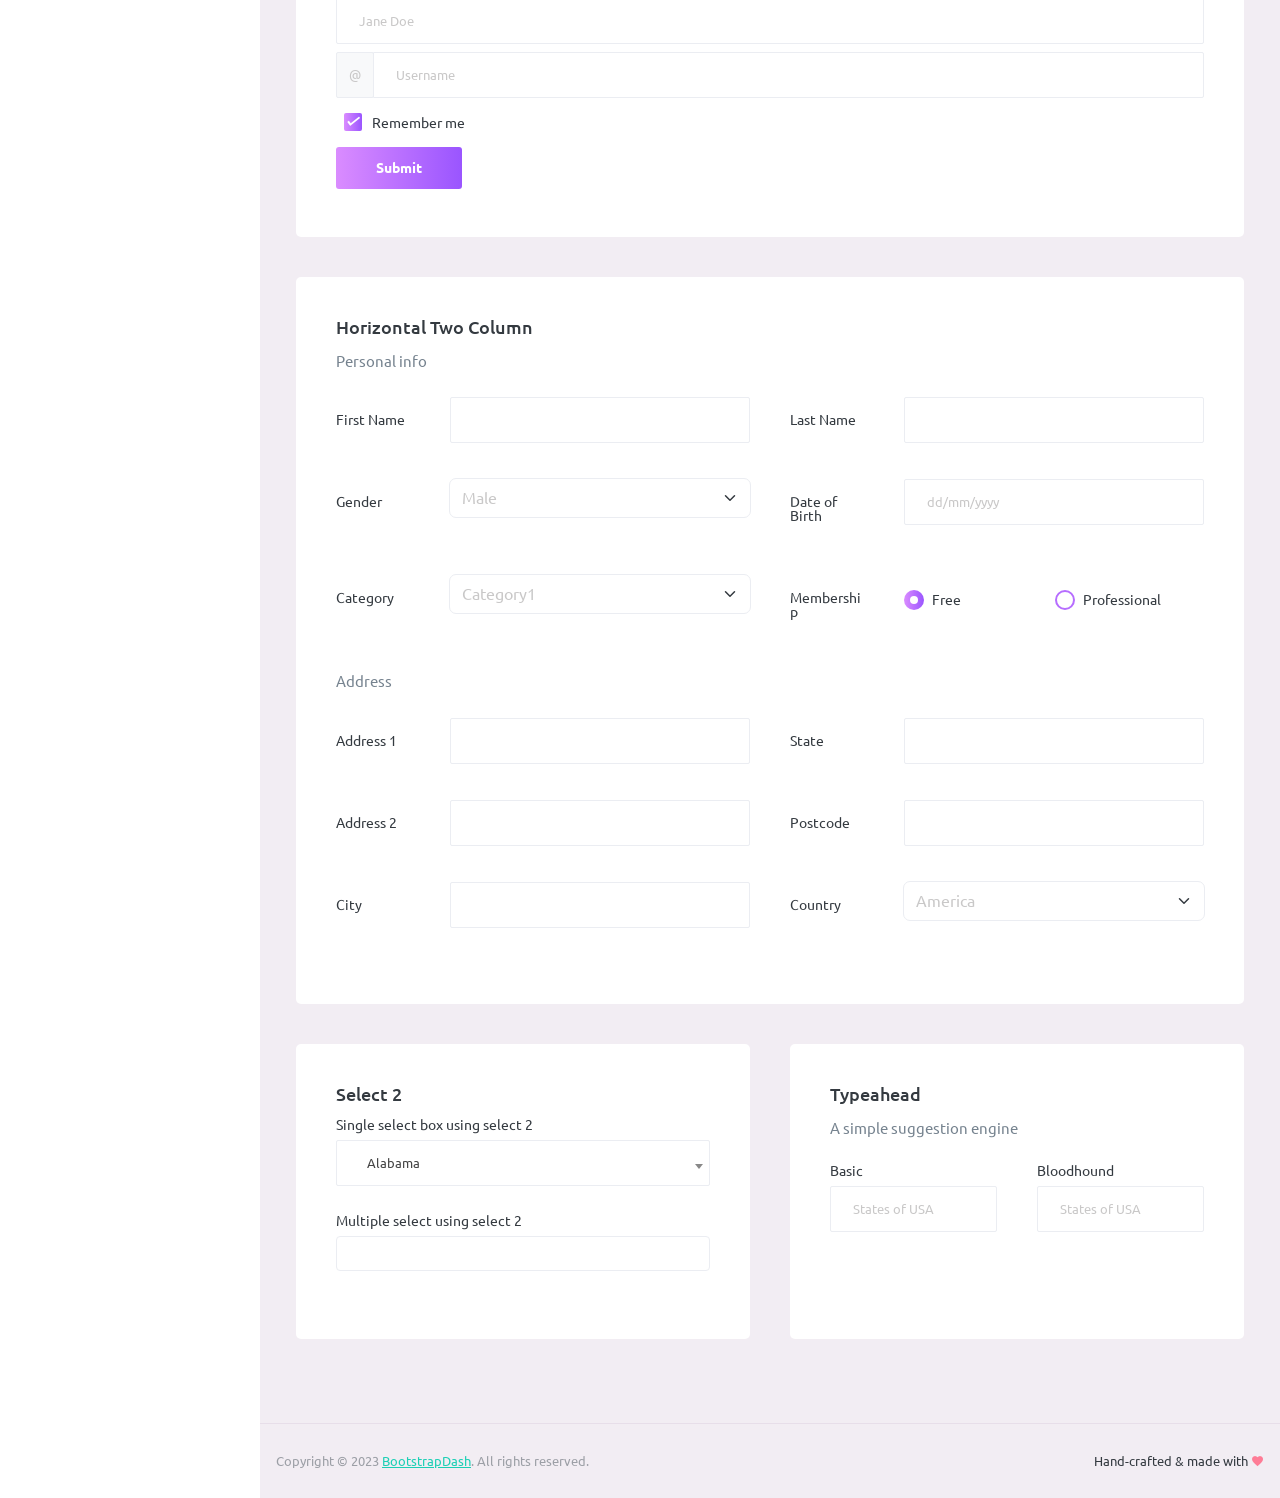
<file: dist/pages/forms/basic_elements.html>
<!DOCTYPE html>
<html lang="en">
  <head>
    <!-- Required meta tags -->
    <meta charset="utf-8">
    <meta name="viewport" content="width=device-width, initial-scale=1, shrink-to-fit=no">
    <title>Purple Admin</title>
    <!-- plugins:css -->
    <link rel="stylesheet" href="../../assets/vendors/mdi/css/materialdesignicons.min.css">
    <link rel="stylesheet" href="../../assets/vendors/ti-icons/css/themify-icons.css">
    <link rel="stylesheet" href="../../assets/vendors/css/vendor.bundle.base.css">
    <link rel="stylesheet" href="../../assets/vendors/font-awesome/css/font-awesome.min.css">
    <!-- endinject -->
    <!-- Plugin css for this page -->
    <link rel="stylesheet" href="../../assets/vendors/select2/select2.min.css">
    <link rel="stylesheet" href="../../assets/vendors/select2-bootstrap-theme/select2-bootstrap.min.css">
    <!-- End plugin css for this page -->
    <!-- inject:css -->
    <!-- endinject -->
    <!-- Layout styles -->
    <link rel="stylesheet" href="../../assets/css/style.css">
    <!-- End layout styles -->
    <link rel="shortcut icon" href="../../assets/images/favicon.png" />
  </head>
  <body>
    <div class="container-scroller">
      <!-- partial:../../partials/_navbar.html -->
      <nav class="navbar default-layout-navbar col-lg-12 col-12 p-0 fixed-top d-flex flex-row">
        <div class="text-center navbar-brand-wrapper d-flex align-items-center justify-content-start">
          <a class="navbar-brand brand-logo" href="../../index.html"><img src="../../assets/images/logo.svg" alt="logo" /></a>
          <a class="navbar-brand brand-logo-mini" href="../../index.html"><img src="../../assets/images/logo-mini.svg" alt="logo" /></a>
        </div>
        <div class="navbar-menu-wrapper d-flex align-items-stretch">
          <button class="navbar-toggler navbar-toggler align-self-center" type="button" data-toggle="minimize">
            <span class="mdi mdi-menu"></span>
          </button>
          <div class="search-field d-none d-md-block">
            <form class="d-flex align-items-center h-100" action="#">
              <div class="input-group">
                <div class="input-group-prepend bg-transparent">
                  <i class="input-group-text border-0 mdi mdi-magnify"></i>
                </div>
                <input type="text" class="form-control bg-transparent border-0" placeholder="Search projects">
              </div>
            </form>
          </div>
          <ul class="navbar-nav navbar-nav-right">
            <li class="nav-item nav-profile dropdown">
              <a class="nav-link dropdown-toggle" id="profileDropdown" href="#" data-bs-toggle="dropdown" aria-expanded="false">
                <div class="nav-profile-img">
                  <img src="../../assets/images/faces/face1.jpg" alt="image">
                  <span class="availability-status online"></span>
                </div>
                <div class="nav-profile-text">
                  <p class="mb-1 text-black">David Greymaax</p>
                </div>
              </a>
              <div class="dropdown-menu navbar-dropdown" aria-labelledby="profileDropdown">
                <a class="dropdown-item" href="#">
                  <i class="mdi mdi-cached me-2 text-success"></i> Activity Log </a>
                <div class="dropdown-divider"></div>
                <a class="dropdown-item" href="#">
                  <i class="mdi mdi-logout me-2 text-primary"></i> Signout </a>
              </div>
            </li>
            <li class="nav-item d-none d-lg-block full-screen-link">
              <a class="nav-link">
                <i class="mdi mdi-fullscreen" id="fullscreen-button"></i>
              </a>
            </li>
            <li class="nav-item dropdown">
              <a class="nav-link count-indicator dropdown-toggle" id="messageDropdown" href="#" data-bs-toggle="dropdown" aria-expanded="false">
                <i class="mdi mdi-email-outline"></i>
                <span class="count-symbol bg-warning"></span>
              </a>
              <div class="dropdown-menu dropdown-menu-end navbar-dropdown preview-list" aria-labelledby="messageDropdown">
                <h6 class="p-3 mb-0">Messages</h6>
                <div class="dropdown-divider"></div>
                <a class="dropdown-item preview-item">
                  <div class="preview-thumbnail">
                    <img src="../../assets/images/faces/face4.jpg" alt="image" class="profile-pic">
                  </div>
                  <div class="preview-item-content d-flex align-items-start flex-column justify-content-center">
                    <h6 class="preview-subject ellipsis mb-1 font-weight-normal">Mark send you a message</h6>
                    <p class="text-gray mb-0"> 1 Minutes ago </p>
                  </div>
                </a>
                <div class="dropdown-divider"></div>
                <a class="dropdown-item preview-item">
                  <div class="preview-thumbnail">
                    <img src="../../assets/images/faces/face2.jpg" alt="image" class="profile-pic">
                  </div>
                  <div class="preview-item-content d-flex align-items-start flex-column justify-content-center">
                    <h6 class="preview-subject ellipsis mb-1 font-weight-normal">Cregh send you a message</h6>
                    <p class="text-gray mb-0"> 15 Minutes ago </p>
                  </div>
                </a>
                <div class="dropdown-divider"></div>
                <a class="dropdown-item preview-item">
                  <div class="preview-thumbnail">
                    <img src="../../assets/images/faces/face3.jpg" alt="image" class="profile-pic">
                  </div>
                  <div class="preview-item-content d-flex align-items-start flex-column justify-content-center">
                    <h6 class="preview-subject ellipsis mb-1 font-weight-normal">Profile picture updated</h6>
                    <p class="text-gray mb-0"> 18 Minutes ago </p>
                  </div>
                </a>
                <div class="dropdown-divider"></div>
                <h6 class="p-3 mb-0 text-center">4 new messages</h6>
              </div>
            </li>
            <li class="nav-item dropdown">
              <a class="nav-link count-indicator dropdown-toggle" id="notificationDropdown" href="#" data-bs-toggle="dropdown">
                <i class="mdi mdi-bell-outline"></i>
                <span class="count-symbol bg-danger"></span>
              </a>
              <div class="dropdown-menu dropdown-menu-end navbar-dropdown preview-list" aria-labelledby="notificationDropdown">
                <h6 class="p-3 mb-0">Notifications</h6>
                <div class="dropdown-divider"></div>
                <a class="dropdown-item preview-item">
                  <div class="preview-thumbnail">
                    <div class="preview-icon bg-success">
                      <i class="mdi mdi-calendar"></i>
                    </div>
                  </div>
                  <div class="preview-item-content d-flex align-items-start flex-column justify-content-center">
                    <h6 class="preview-subject font-weight-normal mb-1">Event today</h6>
                    <p class="text-gray ellipsis mb-0"> Just a reminder that you have an event today </p>
                  </div>
                </a>
                <div class="dropdown-divider"></div>
                <a class="dropdown-item preview-item">
                  <div class="preview-thumbnail">
                    <div class="preview-icon bg-warning">
                      <i class="mdi mdi-cog"></i>
                    </div>
                  </div>
                  <div class="preview-item-content d-flex align-items-start flex-column justify-content-center">
                    <h6 class="preview-subject font-weight-normal mb-1">Settings</h6>
                    <p class="text-gray ellipsis mb-0"> Update dashboard </p>
                  </div>
                </a>
                <div class="dropdown-divider"></div>
                <a class="dropdown-item preview-item">
                  <div class="preview-thumbnail">
                    <div class="preview-icon bg-info">
                      <i class="mdi mdi-link-variant"></i>
                    </div>
                  </div>
                  <div class="preview-item-content d-flex align-items-start flex-column justify-content-center">
                    <h6 class="preview-subject font-weight-normal mb-1">Launch Admin</h6>
                    <p class="text-gray ellipsis mb-0"> New admin wow! </p>
                  </div>
                </a>
                <div class="dropdown-divider"></div>
                <h6 class="p-3 mb-0 text-center">See all notifications</h6>
              </div>
            </li>
            <li class="nav-item nav-logout d-none d-lg-block">
              <a class="nav-link" href="#">
                <i class="mdi mdi-power"></i>
              </a>
            </li>
            <li class="nav-item nav-settings d-none d-lg-block">
              <a class="nav-link" href="#">
                <i class="mdi mdi-format-line-spacing"></i>
              </a>
            </li>
          </ul>
          <button class="navbar-toggler navbar-toggler-right d-lg-none align-self-center" type="button" data-toggle="offcanvas">
            <span class="mdi mdi-menu"></span>
          </button>
        </div>
      </nav>
      <!-- partial -->
      <div class="container-fluid page-body-wrapper">
        <!-- partial:../../partials/_sidebar.html -->
        <nav class="sidebar sidebar-offcanvas" id="sidebar">
          <ul class="nav">
            <li class="nav-item nav-profile">
              <a href="#" class="nav-link">
                <div class="nav-profile-image">
                  <img src="../../assets/images/faces/face1.jpg" alt="profile" />
                  <span class="login-status online"></span>
                  <!--change to offline or busy as needed-->
                </div>
                <div class="nav-profile-text d-flex flex-column">
                  <span class="font-weight-bold mb-2">David Grey. H</span>
                  <span class="text-secondary text-small">Project Manager</span>
                </div>
                <i class="mdi mdi-bookmark-check text-success nav-profile-badge"></i>
              </a>
            </li>
            <li class="nav-item">
              <a class="nav-link" href="../../index.html">
                <span class="menu-title">Dashboard</span>
                <i class="mdi mdi-home menu-icon"></i>
              </a>
            </li>
            <li class="nav-item">
              <a class="nav-link" data-bs-toggle="collapse" href="#ui-basic" aria-expanded="false" aria-controls="ui-basic">
                <span class="menu-title">Basic UI Elements</span>
                <i class="menu-arrow"></i>
                <i class="mdi mdi-crosshairs-gps menu-icon"></i>
              </a>
              <div class="collapse" id="ui-basic">
                <ul class="nav flex-column sub-menu">
                  <li class="nav-item">
                    <a class="nav-link" href="../../pages/ui-features/buttons.html">Buttons</a>
                  </li>
                  <li class="nav-item">
                    <a class="nav-link" href="../../pages/ui-features/dropdowns.html">Dropdowns</a>
                  </li>
                  <li class="nav-item">
                    <a class="nav-link" href="../../pages/ui-features/typography.html">Typography</a>
                  </li>
                </ul>
              </div>
            </li>
            <li class="nav-item">
              <a class="nav-link" data-bs-toggle="collapse" href="#icons" aria-expanded="false" aria-controls="icons">
                <span class="menu-title">Icons</span>
                <i class="mdi mdi-contacts menu-icon"></i>
              </a>
              <div class="collapse" id="icons">
                <ul class="nav flex-column sub-menu">
                  <li class="nav-item">
                    <a class="nav-link" href="../../pages/icons/font-awesome.html">Font Awesome</a>
                  </li>
                </ul>
              </div>
            </li>
            <li class="nav-item">
              <a class="nav-link" data-bs-toggle="collapse" href="#forms" aria-expanded="false" aria-controls="forms">
                <span class="menu-title">Forms</span>
                <i class="mdi mdi-format-list-bulleted menu-icon"></i>
              </a>
              <div class="collapse" id="forms">
                <ul class="nav flex-column sub-menu">
                  <li class="nav-item">
                    <a class="nav-link" href="../../pages/forms/basic_elements.html">Form Elements</a>
                  </li>
                </ul>
              </div>
            </li>
            <li class="nav-item">
              <a class="nav-link" data-bs-toggle="collapse" href="#charts" aria-expanded="false" aria-controls="charts">
                <span class="menu-title">Charts</span>
                <i class="mdi mdi-chart-bar menu-icon"></i>
              </a>
              <div class="collapse" id="charts">
                <ul class="nav flex-column sub-menu">
                  <li class="nav-item">
                    <a class="nav-link" href="../../pages/charts/chartjs.html">ChartJs</a>
                  </li>
                </ul>
              </div>
            </li>
            <li class="nav-item">
              <a class="nav-link" data-bs-toggle="collapse" href="#tables" aria-expanded="false" aria-controls="tables">
                <span class="menu-title">Tables</span>
                <i class="mdi mdi-table-large menu-icon"></i>
              </a>
              <div class="collapse" id="tables">
                <ul class="nav flex-column sub-menu">
                  <li class="nav-item">
                    <a class="nav-link" href="../../pages/tables/basic-table.html">Basic table</a>
                  </li>
                </ul>
              </div>
            </li>
            <li class="nav-item">
              <a class="nav-link" data-bs-toggle="collapse" href="#auth" aria-expanded="false" aria-controls="auth">
                <span class="menu-title">User Pages</span>
                <i class="menu-arrow"></i>
                <i class="mdi mdi-lock menu-icon"></i>
              </a>
              <div class="collapse" id="auth">
                <ul class="nav flex-column sub-menu">
                  <li class="nav-item">
                    <a class="nav-link" href="../../pages/samples/blank-page.html"> Blank Page </a>
                  </li>
                  <li class="nav-item">
                    <a class="nav-link" href="../../pages/samples/login.html"> Login </a>
                  </li>
                  <li class="nav-item">
                    <a class="nav-link" href="../../pages/samples/register.html"> Register </a>
                  </li>
                  <li class="nav-item">
                    <a class="nav-link" href="../../pages/samples/error-404.html"> 404 </a>
                  </li>
                  <li class="nav-item">
                    <a class="nav-link" href="../../pages/samples/error-500.html"> 500 </a>
                  </li>
                </ul>
              </div>
            </li>
            <li class="nav-item">
              <a class="nav-link" href="../../docs/documentation.html" target="_blank">
                <span class="menu-title">Documentation</span>
                <i class="mdi mdi-file-document-box menu-icon"></i>
              </a>
            </li>
          </ul>
        </nav>
        <!-- partial -->
        <div class="main-panel">
          <div class="content-wrapper">
            <div class="page-header">
              <h3 class="page-title"> Form elements </h3>
              <nav aria-label="breadcrumb">
                <ol class="breadcrumb">
                  <li class="breadcrumb-item"><a href="#">Forms</a></li>
                  <li class="breadcrumb-item active" aria-current="page">Form elements</li>
                </ol>
              </nav>
            </div>
            <div class="row">
              <div class="col-md-6 grid-margin stretch-card">
                <div class="card">
                  <div class="card-body">
                    <h4 class="card-title">Default form</h4>
                    <p class="card-description"> Basic form layout </p>
                    <form class="forms-sample">
                      <div class="form-group">
                        <label for="exampleInputUsername1">Username</label>
                        <input type="text" class="form-control" id="exampleInputUsername1" placeholder="Username">
                      </div>
                      <div class="form-group">
                        <label for="exampleInputEmail1">Email address</label>
                        <input type="email" class="form-control" id="exampleInputEmail1" placeholder="Email">
                      </div>
                      <div class="form-group">
                        <label for="exampleInputPassword1">Password</label>
                        <input type="password" class="form-control" id="exampleInputPassword1" placeholder="Password">
                      </div>
                      <div class="form-group">
                        <label for="exampleInputConfirmPassword1">Confirm Password</label>
                        <input type="password" class="form-control" id="exampleInputConfirmPassword1" placeholder="Password">
                      </div>
                      <div class="form-check form-check-flat form-check-primary">
                        <label class="form-check-label">
                          <input type="checkbox" class="form-check-input"> Remember me </label>
                      </div>
                      <button type="submit" class="btn btn-gradient-primary me-2">Submit</button>
                      <button class="btn btn-light">Cancel</button>
                    </form>
                  </div>
                </div>
              </div>
              <div class="col-md-6 grid-margin stretch-card">
                <div class="card">
                  <div class="card-body">
                    <h4 class="card-title">Horizontal Form</h4>
                    <p class="card-description"> Horizontal form layout </p>
                    <form class="forms-sample">
                      <div class="form-group row">
                        <label for="exampleInputUsername2" class="col-sm-3 col-form-label">Email</label>
                        <div class="col-sm-9">
                          <input type="text" class="form-control" id="exampleInputUsername2" placeholder="Username">
                        </div>
                      </div>
                      <div class="form-group row">
                        <label for="exampleInputEmail2" class="col-sm-3 col-form-label">Email</label>
                        <div class="col-sm-9">
                          <input type="email" class="form-control" id="exampleInputEmail2" placeholder="Email">
                        </div>
                      </div>
                      <div class="form-group row">
                        <label for="exampleInputMobile" class="col-sm-3 col-form-label">Mobile</label>
                        <div class="col-sm-9">
                          <input type="text" class="form-control" id="exampleInputMobile" placeholder="Mobile number">
                        </div>
                      </div>
                      <div class="form-group row">
                        <label for="exampleInputPassword2" class="col-sm-3 col-form-label">Password</label>
                        <div class="col-sm-9">
                          <input type="password" class="form-control" id="exampleInputPassword2" placeholder="Password">
                        </div>
                      </div>
                      <div class="form-group row">
                        <label for="exampleInputConfirmPassword2" class="col-sm-3 col-form-label">Re Password</label>
                        <div class="col-sm-9">
                          <input type="password" class="form-control" id="exampleInputConfirmPassword2" placeholder="Password">
                        </div>
                      </div>
                      <div class="form-check form-check-flat form-check-primary">
                        <label class="form-check-label">
                          <input type="checkbox" class="form-check-input"> Remember me </label>
                      </div>
                      <button type="submit" class="btn btn-gradient-primary me-2">Submit</button>
                      <button class="btn btn-light">Cancel</button>
                    </form>
                  </div>
                </div>
              </div>
              <div class="col-12 grid-margin stretch-card">
                <div class="card">
                  <div class="card-body">
                    <h4 class="card-title">Basic form elements</h4>
                    <p class="card-description"> Basic form elements </p>
                    <form class="forms-sample">
                      <div class="form-group">
                        <label for="exampleInputName1">Name</label>
                        <input type="text" class="form-control" id="exampleInputName1" placeholder="Name">
                      </div>
                      <div class="form-group">
                        <label for="exampleInputEmail3">Email address</label>
                        <input type="email" class="form-control" id="exampleInputEmail3" placeholder="Email">
                      </div>
                      <div class="form-group">
                        <label for="exampleInputPassword4">Password</label>
                        <input type="password" class="form-control" id="exampleInputPassword4" placeholder="Password">
                      </div>
                      <div class="form-group">
                        <label for="exampleSelectGender">Gender</label>
                        <select class="form-select" id="exampleSelectGender">
                          <option>Male</option>
                          <option>Female</option>
                        </select>
                      </div>
                      <div class="form-group">
                        <label>File upload</label>
                        <input type="file" name="img[]" class="file-upload-default">
                        <div class="input-group col-xs-12">
                          <input type="text" class="form-control file-upload-info" disabled placeholder="Upload Image">
                          <span class="input-group-append">
                            <button class="file-upload-browse btn btn-gradient-primary py-3" type="button">Upload</button>
                          </span>
                        </div>
                      </div>
                      <div class="form-group">
                        <label for="exampleInputCity1">City</label>
                        <input type="text" class="form-control" id="exampleInputCity1" placeholder="Location">
                      </div>
                      <div class="form-group">
                        <label for="exampleTextarea1">Textarea</label>
                        <textarea class="form-control" id="exampleTextarea1" rows="4"></textarea>
                      </div>
                      <button type="submit" class="btn btn-gradient-primary me-2">Submit</button>
                      <button class="btn btn-light">Cancel</button>
                    </form>
                  </div>
                </div>
              </div>
              <div class="col-md-6 grid-margin stretch-card">
                <div class="card">
                  <div class="card-body">
                    <h4 class="card-title">Input size</h4>
                    <p class="card-description"> Add classes like <code>.form-control-lg</code> and <code>.form-control-sm</code>. </p>
                    <div class="form-group">
                      <label>Large input</label>
                      <input type="text" class="form-control form-control-lg" placeholder="Username" aria-label="Username">
                    </div>
                    <div class="form-group">
                      <label>Default input</label>
                      <input type="text" class="form-control" placeholder="Username" aria-label="Username">
                    </div>
                    <div class="form-group">
                      <label>Small input</label>
                      <input type="text" class="form-control form-control-sm" placeholder="Username" aria-label="Username">
                    </div>
                  </div>
                </div>
              </div>
              <div class="col-md-6 grid-margin stretch-card">
                <div class="card">
                  <div class="card-body">
                    <h4 class="card-title">Select size</h4>
                    <p class="card-description"> Add classes like <code>.form-select-lg</code> and <code>.form-select-sm</code>. </p>
                    <div class="form-group">
                      <label for="exampleFormControlSelect1">Large select</label>
                      <select class="form-select form-select-lg" id="exampleFormControlSelect1">
                        <option>1</option>
                        <option>2</option>
                        <option>3</option>
                        <option>4</option>
                        <option>5</option>
                      </select>
                    </div>
                    <div class="form-group">
                      <label for="exampleFormControlSelect2">Default select</label>
                      <select class="form-select" id="exampleFormControlSelect2">
                        <option>1</option>
                        <option>2</option>
                        <option>3</option>
                        <option>4</option>
                        <option>5</option>
                      </select>
                    </div>
                    <div class="form-group">
                      <label for="exampleFormControlSelect3">Small select</label>
                      <select class="form-select form-select-sm" id="exampleFormControlSelect3">
                        <option>1</option>
                        <option>2</option>
                        <option>3</option>
                        <option>4</option>
                        <option>5</option>
                      </select>
                    </div>
                  </div>
                </div>
              </div>
              <div class="col-md-6 grid-margin stretch-card">
                <div class="card">
                  <div class="card-body">
                    <h4 class="card-title">Basic input groups</h4>
                    <p class="card-description"> Basic bootstrap input groups </p>
                    <div class="form-group">
                      <div class="input-group">
                        <div class="input-group-prepend">
                          <span class="input-group-text">@</span>
                        </div>
                        <input type="text" class="form-control" placeholder="Username" aria-label="Username" aria-describedby="basic-addon1">
                      </div>
                    </div>
                    <div class="form-group">
                      <div class="input-group">
                        <div class="input-group-prepend">
                          <span class="input-group-text bg-gradient-primary text-white">$</span>
                        </div>
                        <input type="text" class="form-control" aria-label="Amount (to the nearest dollar)">
                        <div class="input-group-append">
                          <span class="input-group-text">.00</span>
                        </div>
                      </div>
                    </div>
                    <div class="form-group">
                      <div class="input-group">
                        <div class="input-group-prepend">
                          <span class="input-group-text">$</span>
                        </div>
                        <div class="input-group-prepend">
                          <span class="input-group-text">0.00</span>
                        </div>
                        <input type="text" class="form-control" aria-label="Amount (to the nearest dollar)">
                      </div>
                    </div>
                    <div class="form-group">
                      <div class="input-group">
                        <input type="text" class="form-control" placeholder="Recipient's username" aria-label="Recipient's username" aria-describedby="basic-addon2">
                        <div class="input-group-append">
                          <button class="btn btn-sm btn-gradient-primary py-3" type="button">Search</button>
                        </div>
                      </div>
                    </div>
                    <div class="form-group">
                      <div class="input-group">
                        <div class="input-group-prepend">
                          <button class="btn btn-sm btn-outline-primary dropdown-toggle py-3" type="button" data-bs-toggle="dropdown" aria-haspopup="true" aria-expanded="false">Dropdown</button>
                          <div class="dropdown-menu">
                            <a class="dropdown-item" href="#">Action</a>
                            <a class="dropdown-item" href="#">Another action</a>
                            <a class="dropdown-item" href="#">Something else here</a>
                            <div role="separator" class="dropdown-divider"></div>
                            <a class="dropdown-item" href="#">Separated link</a>
                          </div>
                        </div>
                        <input type="text" class="form-control" aria-label="Text input with dropdown button">
                      </div>
                    </div>
                    <div class="form-group">
                      <div class="input-group">
                        <input type="text" class="form-control" placeholder="Find in facebook" aria-label="Recipient's username" aria-describedby="basic-addon2">
                        <div class="input-group-append">
                          <button class="btn btn-sm btn-facebook py-3" type="button">
                            <i class="mdi mdi-facebook"></i>
                          </button>
                        </div>
                      </div>
                    </div>
                  </div>
                </div>
              </div>
              <div class="col-md-6 grid-margin stretch-card">
                <div class="card">
                  <div class="card-body">
                    <h4 class="card-title">Checkbox Controls</h4>
                    <p class="card-description">Checkbox and radio controls (default appearance is in primary color)</p>
                    <form>
                      <div class="row">
                        <div class="col-md-6">
                          <div class="form-group">
                            <div class="form-check">
                              <label class="form-check-label">
                                <input type="checkbox" class="form-check-input"> Default </label>
                            </div>
                            <div class="form-check">
                              <label class="form-check-label">
                                <input type="checkbox" class="form-check-input" checked> Checked </label>
                            </div>
                            <div class="form-check">
                              <label class="form-check-label">
                                <input type="checkbox" class="form-check-input" disabled> Disabled </label>
                            </div>
                            <div class="form-check">
                              <label class="form-check-label">
                                <input type="checkbox" class="form-check-input" disabled checked> Disabled checked </label>
                            </div>
                          </div>
                        </div>
                        <div class="col-md-6">
                          <div class="form-group">
                            <div class="form-check">
                              <label class="form-check-label">
                                <input type="radio" class="form-check-input" name="optionsRadios" id="optionsRadios1" value=""> Default </label>
                            </div>
                            <div class="form-check">
                              <label class="form-check-label">
                                <input type="radio" class="form-check-input" name="optionsRadios" id="optionsRadios2" value="option2" checked> Selected </label>
                            </div>
                            <div class="form-check">
                              <label class="form-check-label">
                                <input type="radio" class="form-check-input" name="optionsRadios2" id="optionsRadios3" value="option3" disabled> Disabled </label>
                            </div>
                            <div class="form-check">
                              <label class="form-check-label">
                                <input type="radio" class="form-check-input" name="optionsRadio2" id="optionsRadios4" value="option4" disabled checked> Selected and disabled </label>
                            </div>
                          </div>
                        </div>
                      </div>
                    </form>
                  </div>
                  <div class="card-body">
                    <p class="card-description">Add class <code>.form-check-{color}</code> for checkbox and radio controls in theme colors</p>
                    <form>
                      <div class="row">
                        <div class="col-md-6">
                          <div class="form-group">
                            <div class="form-check form-check-primary">
                              <label class="form-check-label">
                                <input type="checkbox" class="form-check-input" checked> Primary </label>
                            </div>
                            <div class="form-check form-check-success">
                              <label class="form-check-label">
                                <input type="checkbox" class="form-check-input" checked> Success </label>
                            </div>
                            <div class="form-check form-check-info">
                              <label class="form-check-label">
                                <input type="checkbox" class="form-check-input" checked> Info </label>
                            </div>
                            <div class="form-check form-check-danger">
                              <label class="form-check-label">
                                <input type="checkbox" class="form-check-input" checked> Danger </label>
                            </div>
                            <div class="form-check form-check-warning">
                              <label class="form-check-label">
                                <input type="checkbox" class="form-check-input" checked> Warning </label>
                            </div>
                          </div>
                        </div>
                        <div class="col-md-6">
                          <div class="form-group">
                            <div class="form-check form-check-primary">
                              <label class="form-check-label">
                                <input type="radio" class="form-check-input" name="ExampleRadio1" id="ExampleRadio1" checked> Primary </label>
                            </div>
                            <div class="form-check form-check-success">
                              <label class="form-check-label">
                                <input type="radio" class="form-check-input" name="ExampleRadio2" id="ExampleRadio2" checked> Success </label>
                            </div>
                            <div class="form-check form-check-info">
                              <label class="form-check-label">
                                <input type="radio" class="form-check-input" name="ExampleRadio3" id="ExampleRadio3" checked> Info </label>
                            </div>
                            <div class="form-check form-check-danger">
                              <label class="form-check-label">
                                <input type="radio" class="form-check-input" name="ExampleRadio4" id="ExampleRadio4" checked> Danger </label>
                            </div>
                            <div class="form-check form-check-warning">
                              <label class="form-check-label">
                                <input type="radio" class="form-check-input" name="ExampleRadio5" id="ExampleRadio5" checked> Warning </label>
                            </div>
                          </div>
                        </div>
                      </div>
                    </form>
                  </div>
                </div>
              </div>
              <div class="col-12 grid-margin stretch-card">
                <div class="card">
                  <div class="card-body">
                    <h4 class="card-title">Inline forms</h4>
                    <p class="card-description"> Use the <code>.form-inline</code> class to display a series of labels, form controls, and buttons on a single horizontal row </p>
                    <form class="form-inline">
                      <label class="sr-only" for="inlineFormInputName2">Name</label>
                      <input type="text" class="form-control mb-2 mr-sm-2" id="inlineFormInputName2" placeholder="Jane Doe">
                      <label class="sr-only" for="inlineFormInputGroupUsername2">Username</label>
                      <div class="input-group mb-2 mr-sm-2">
                        <div class="input-group-prepend">
                          <div class="input-group-text">@</div>
                        </div>
                        <input type="text" class="form-control" id="inlineFormInputGroupUsername2" placeholder="Username">
                      </div>
                      <div class="form-check mx-sm-2">
                        <label class="form-check-label">
                          <input type="checkbox" class="form-check-input" checked> Remember me </label>
                      </div>
                      <button type="submit" class="btn btn-gradient-primary mb-2">Submit</button>
                    </form>
                  </div>
                </div>
              </div>
              <div class="col-12 grid-margin">
                <div class="card">
                  <div class="card-body">
                    <h4 class="card-title">Horizontal Two column</h4>
                    <form class="form-sample">
                      <p class="card-description"> Personal info </p>
                      <div class="row">
                        <div class="col-md-6">
                          <div class="form-group row">
                            <label class="col-sm-3 col-form-label">First Name</label>
                            <div class="col-sm-9">
                              <input type="text" class="form-control" />
                            </div>
                          </div>
                        </div>
                        <div class="col-md-6">
                          <div class="form-group row">
                            <label class="col-sm-3 col-form-label">Last Name</label>
                            <div class="col-sm-9">
                              <input type="text" class="form-control" />
                            </div>
                          </div>
                        </div>
                      </div>
                      <div class="row">
                        <div class="col-md-6">
                          <div class="form-group row">
                            <label class="col-sm-3 col-form-label">Gender</label>
                            <div class="col-sm-9">
                              <select class="form-select">
                                <option>Male</option>
                                <option>Female</option>
                              </select>
                            </div>
                          </div>
                        </div>
                        <div class="col-md-6">
                          <div class="form-group row">
                            <label class="col-sm-3 col-form-label">Date of Birth</label>
                            <div class="col-sm-9">
                              <input class="form-control" placeholder="dd/mm/yyyy" />
                            </div>
                          </div>
                        </div>
                      </div>
                      <div class="row">
                        <div class="col-md-6">
                          <div class="form-group row">
                            <label class="col-sm-3 col-form-label">Category</label>
                            <div class="col-sm-9">
                              <select class="form-select">
                                <option>Category1</option>
                                <option>Category2</option>
                                <option>Category3</option>
                                <option>Category4</option>
                              </select>
                            </div>
                          </div>
                        </div>
                        <div class="col-md-6">
                          <div class="form-group row">
                            <label class="col-sm-3 col-form-label">Membership</label>
                            <div class="col-sm-4">
                              <div class="form-check">
                                <label class="form-check-label">
                                  <input type="radio" class="form-check-input" name="membershipRadios" id="membershipRadios1" value="" checked> Free </label>
                              </div>
                            </div>
                            <div class="col-sm-5">
                              <div class="form-check">
                                <label class="form-check-label">
                                  <input type="radio" class="form-check-input" name="membershipRadios" id="membershipRadios2" value="option2"> Professional </label>
                              </div>
                            </div>
                          </div>
                        </div>
                      </div>
                      <p class="card-description"> Address </p>
                      <div class="row">
                        <div class="col-md-6">
                          <div class="form-group row">
                            <label class="col-sm-3 col-form-label">Address 1</label>
                            <div class="col-sm-9">
                              <input type="text" class="form-control" />
                            </div>
                          </div>
                        </div>
                        <div class="col-md-6">
                          <div class="form-group row">
                            <label class="col-sm-3 col-form-label">State</label>
                            <div class="col-sm-9">
                              <input type="text" class="form-control" />
                            </div>
                          </div>
                        </div>
                      </div>
                      <div class="row">
                        <div class="col-md-6">
                          <div class="form-group row">
                            <label class="col-sm-3 col-form-label">Address 2</label>
                            <div class="col-sm-9">
                              <input type="text" class="form-control" />
                            </div>
                          </div>
                        </div>
                        <div class="col-md-6">
                          <div class="form-group row">
                            <label class="col-sm-3 col-form-label">Postcode</label>
                            <div class="col-sm-9">
                              <input type="text" class="form-control" />
                            </div>
                          </div>
                        </div>
                      </div>
                      <div class="row">
                        <div class="col-md-6">
                          <div class="form-group row">
                            <label class="col-sm-3 col-form-label">City</label>
                            <div class="col-sm-9">
                              <input type="text" class="form-control" />
                            </div>
                          </div>
                        </div>
                        <div class="col-md-6">
                          <div class="form-group row">
                            <label class="col-sm-3 col-form-label">Country</label>
                            <div class="col-sm-9">
                              <select class="form-select">
                                <option>America</option>
                                <option>Italy</option>
                                <option>Russia</option>
                                <option>Britain</option>
                              </select>
                            </div>
                          </div>
                        </div>
                      </div>
                    </form>
                  </div>
                </div>
              </div>
              <div class="col-md-6 grid-margin stretch-card">
                <div class="card">
                  <div class="card-body">
                    <h4 class="card-title">Select 2</h4>
                    <div class="form-group">
                      <label>Single select box using select 2</label>
                      <select class="js-example-basic-single" style="width:100%">
                        <option value="AL">Alabama</option>
                        <option value="WY">Wyoming</option>
                        <option value="AM">America</option>
                        <option value="CA">Canada</option>
                        <option value="RU">Russia</option>
                      </select>
                    </div>
                    <div class="form-group">
                      <label>Multiple select using select 2</label>
                      <select class="js-example-basic-multiple" multiple="multiple" style="width:100%">
                        <option value="AL">Alabama</option>
                        <option value="WY">Wyoming</option>
                        <option value="AM">America</option>
                        <option value="CA">Canada</option>
                        <option value="RU">Russia</option>
                      </select>
                    </div>
                  </div>
                </div>
              </div>
              <div class="col-md-6 grid-margin stretch-card">
                <div class="card">
                  <div class="card-body">
                    <h4 class="card-title">Typeahead</h4>
                    <p class="card-description"> A simple suggestion engine </p>
                    <div class="form-group row">
                      <div class="col">
                        <label>Basic</label>
                        <div id="the-basics">
                          <input class="typeahead" type="text" placeholder="States of USA">
                        </div>
                      </div>
                      <div class="col">
                        <label>Bloodhound</label>
                        <div id="bloodhound">
                          <input class="typeahead" type="text" placeholder="States of USA">
                        </div>
                      </div>
                    </div>
                  </div>
                </div>
              </div>
            </div>
          </div>
          <!-- content-wrapper ends -->
          <!-- partial:../../partials/_footer.html -->
          <footer class="footer">
            <div class="d-sm-flex justify-content-center justify-content-sm-between">
              <span class="text-muted text-center text-sm-left d-block d-sm-inline-block">Copyright © 2023 <a href="https://www.bootstrapdash.com/" target="_blank">BootstrapDash</a>. All rights reserved.</span>
              <span class="float-none float-sm-right d-block mt-1 mt-sm-0 text-center">Hand-crafted & made with <i class="mdi mdi-heart text-danger"></i></span>
            </div>
          </footer>
          <!-- partial -->
        </div>
        <!-- main-panel ends -->
      </div>
      <!-- page-body-wrapper ends -->
    </div>
    <!-- container-scroller -->
    <!-- plugins:js -->
    <script src="../../assets/vendors/js/vendor.bundle.base.js"></script>
    <!-- endinject -->
    <!-- Plugin js for this page -->
    <script src="../../assets/vendors/select2/select2.min.js"></script>
    <script src="../../assets/vendors/typeahead.js/typeahead.bundle.min.js"></script>
    <!-- End plugin js for this page -->
    <!-- inject:js -->
    <script src="../../assets/js/off-canvas.js"></script>
    <script src="../../assets/js/misc.js"></script>
    <script src="../../assets/js/settings.js"></script>
    <script src="../../assets/js/todolist.js"></script>
    <script src="../../assets/js/jquery.cookie.js"></script>
    <!-- endinject -->
    <!-- Custom js for this page -->
    <script src="../../assets/js/file-upload.js"></script>
    <script src="../../assets/js/typeahead.js"></script>
    <script src="../../assets/js/select2.js"></script>
    <!-- End custom js for this page -->
  </body>
</html>
</file>
<file: dist/assets/vendors/ti-icons/css/themify-icons.css>
@font-face {
	font-family: 'themify';
	src:url('../fonts/themify.eot');
	src:url('../fonts/themify.eot?#iefix') format('embedded-opentype'),
		url('../fonts/themify.woff') format('woff'),
		url('../fonts/themify.ttf') format('truetype'),
		url('../fonts/themify.svg') format('svg');
	font-weight: normal;
	font-style: normal;
}

[class^="ti-"], [class*=" ti-"] {
	font-family: 'themify';
	speak: none;
	font-style: normal;
	font-weight: normal;
	font-variant: normal;
	text-transform: none;
	line-height: 1;

	/* Better Font Rendering =========== */
	-webkit-font-smoothing: antialiased;
	-moz-osx-font-smoothing: grayscale;
}

.ti-wand:before {
	content: "\e600";
}
.ti-volume:before {
	content: "\e601";
}
.ti-user:before {
	content: "\e602";
}
.ti-unlock:before {
	content: "\e603";
}
.ti-unlink:before {
	content: "\e604";
}
.ti-trash:before {
	content: "\e605";
}
.ti-thought:before {
	content: "\e606";
}
.ti-target:before {
	content: "\e607";
}
.ti-tag:before {
	content: "\e608";
}
.ti-tablet:before {
	content: "\e609";
}
.ti-star:before {
	content: "\e60a";
}
.ti-spray:before {
	content: "\e60b";
}
.ti-signal:before {
	content: "\e60c";
}
.ti-shopping-cart:before {
	content: "\e60d";
}
.ti-shopping-cart-full:before {
	content: "\e60e";
}
.ti-settings:before {
	content: "\e60f";
}
.ti-search:before {
	content: "\e610";
}
.ti-zoom-in:before {
	content: "\e611";
}
.ti-zoom-out:before {
	content: "\e612";
}
.ti-cut:before {
	content: "\e613";
}
.ti-ruler:before {
	content: "\e614";
}
.ti-ruler-pencil:before {
	content: "\e615";
}
.ti-ruler-alt:before {
	content: "\e616";
}
.ti-bookmark:before {
	content: "\e617";
}
.ti-bookmark-alt:before {
	content: "\e618";
}
.ti-reload:before {
	content: "\e619";
}
.ti-plus:before {
	content: "\e61a";
}
.ti-pin:before {
	content: "\e61b";
}
.ti-pencil:before {
	content: "\e61c";
}
.ti-pencil-alt:before {
	content: "\e61d";
}
.ti-paint-roller:before {
	content: "\e61e";
}
.ti-paint-bucket:before {
	content: "\e61f";
}
.ti-na:before {
	content: "\e620";
}
.ti-mobile:before {
	content: "\e621";
}
.ti-minus:before {
	content: "\e622";
}
.ti-medall:before {
	content: "\e623";
}
.ti-medall-alt:before {
	content: "\e624";
}
.ti-marker:before {
	content: "\e625";
}
.ti-marker-alt:before {
	content: "\e626";
}
.ti-arrow-up:before {
	content: "\e627";
}
.ti-arrow-right:before {
	content: "\e628";
}
.ti-arrow-left:before {
	content: "\e629";
}
.ti-arrow-down:before {
	content: "\e62a";
}
.ti-lock:before {
	content: "\e62b";
}
.ti-location-arrow:before {
	content: "\e62c";
}
.ti-link:before {
	content: "\e62d";
}
.ti-layout:before {
	content: "\e62e";
}
.ti-layers:before {
	content: "\e62f";
}
.ti-layers-alt:before {
	content: "\e630";
}
.ti-key:before {
	content: "\e631";
}
.ti-import:before {
	content: "\e632";
}
.ti-image:before {
	content: "\e633";
}
.ti-heart:before {
	content: "\e634";
}
.ti-heart-broken:before {
	content: "\e635";
}
.ti-hand-stop:before {
	content: "\e636";
}
.ti-hand-open:before {
	content: "\e637";
}
.ti-hand-drag:before {
	content: "\e638";
}
.ti-folder:before {
	content: "\e639";
}
.ti-flag:before {
	content: "\e63a";
}
.ti-flag-alt:before {
	content: "\e63b";
}
.ti-flag-alt-2:before {
	content: "\e63c";
}
.ti-eye:before {
	content: "\e63d";
}
.ti-export:before {
	content: "\e63e";
}
.ti-exchange-vertical:before {
	content: "\e63f";
}
.ti-desktop:before {
	content: "\e640";
}
.ti-cup:before {
	content: "\e641";
}
.ti-crown:before {
	content: "\e642";
}
.ti-comments:before {
	content: "\e643";
}
.ti-comment:before {
	content: "\e644";
}
.ti-comment-alt:before {
	content: "\e645";
}
.ti-close:before {
	content: "\e646";
}
.ti-clip:before {
	content: "\e647";
}
.ti-angle-up:before {
	content: "\e648";
}
.ti-angle-right:before {
	content: "\e649";
}
.ti-angle-left:before {
	content: "\e64a";
}
.ti-angle-down:before {
	content: "\e64b";
}
.ti-check:before {
	content: "\e64c";
}
.ti-check-box:before {
	content: "\e64d";
}
.ti-camera:before {
	content: "\e64e";
}
.ti-announcement:before {
	content: "\e64f";
}
.ti-brush:before {
	content: "\e650";
}
.ti-briefcase:before {
	content: "\e651";
}
.ti-bolt:before {
	content: "\e652";
}
.ti-bolt-alt:before {
	content: "\e653";
}
.ti-blackboard:before {
	content: "\e654";
}
.ti-bag:before {
	content: "\e655";
}
.ti-move:before {
	content: "\e656";
}
.ti-arrows-vertical:before {
	content: "\e657";
}
.ti-arrows-horizontal:before {
	content: "\e658";
}
.ti-fullscreen:before {
	content: "\e659";
}
.ti-arrow-top-right:before {
	content: "\e65a";
}
.ti-arrow-top-left:before {
	content: "\e65b";
}
.ti-arrow-circle-up:before {
	content: "\e65c";
}
.ti-arrow-circle-right:before {
	content: "\e65d";
}
.ti-arrow-circle-left:before {
	content: "\e65e";
}
.ti-arrow-circle-down:before {
	content: "\e65f";
}
.ti-angle-double-up:before {
	content: "\e660";
}
.ti-angle-double-right:before {
	content: "\e661";
}
.ti-angle-double-left:before {
	content: "\e662";
}
.ti-angle-double-down:before {
	content: "\e663";
}
.ti-zip:before {
	content: "\e664";
}
.ti-world:before {
	content: "\e665";
}
.ti-wheelchair:before {
	content: "\e666";
}
.ti-view-list:before {
	content: "\e667";
}
.ti-view-list-alt:before {
	content: "\e668";
}
.ti-view-grid:before {
	content: "\e669";
}
.ti-uppercase:before {
	content: "\e66a";
}
.ti-upload:before {
	content: "\e66b";
}
.ti-underline:before {
	content: "\e66c";
}
.ti-truck:before {
	content: "\e66d";
}
.ti-timer:before {
	content: "\e66e";
}
.ti-ticket:before {
	content: "\e66f";
}
.ti-thumb-up:before {
	content: "\e670";
}
.ti-thumb-down:before {
	content: "\e671";
}
.ti-text:before {
	content: "\e672";
}
.ti-stats-up:before {
	content: "\e673";
}
.ti-stats-down:before {
	content: "\e674";
}
.ti-split-v:before {
	content: "\e675";
}
.ti-split-h:before {
	content: "\e676";
}
.ti-smallcap:before {
	content: "\e677";
}
.ti-shine:before {
	content: "\e678";
}
.ti-shift-right:before {
	content: "\e679";
}
.ti-shift-left:before {
	content: "\e67a";
}
.ti-shield:before {
	content: "\e67b";
}
.ti-notepad:before {
	content: "\e67c";
}
.ti-server:before {
	content: "\e67d";
}
.ti-quote-right:before {
	content: "\e67e";
}
.ti-quote-left:before {
	content: "\e67f";
}
.ti-pulse:before {
	content: "\e680";
}
.ti-printer:before {
	content: "\e681";
}
.ti-power-off:before {
	content: "\e682";
}
.ti-plug:before {
	content: "\e683";
}
.ti-pie-chart:before {
	content: "\e684";
}
.ti-paragraph:before {
	content: "\e685";
}
.ti-panel:before {
	content: "\e686";
}
.ti-package:before {
	content: "\e687";
}
.ti-music:before {
	content: "\e688";
}
.ti-music-alt:before {
	content: "\e689";
}
.ti-mouse:before {
	content: "\e68a";
}
.ti-mouse-alt:before {
	content: "\e68b";
}
.ti-money:before {
	content: "\e68c";
}
.ti-microphone:before {
	content: "\e68d";
}
.ti-menu:before {
	content: "\e68e";
}
.ti-menu-alt:before {
	content: "\e68f";
}
.ti-map:before {
	content: "\e690";
}
.ti-map-alt:before {
	content: "\e691";
}
.ti-loop:before {
	content: "\e692";
}
.ti-location-pin:before {
	content: "\e693";
}
.ti-list:before {
	content: "\e694";
}
.ti-light-bulb:before {
	content: "\e695";
}
.ti-Italic:before {
	content: "\e696";
}
.ti-info:before {
	content: "\e697";
}
.ti-infinite:before {
	content: "\e698";
}
.ti-id-badge:before {
	content: "\e699";
}
.ti-hummer:before {
	content: "\e69a";
}
.ti-home:before {
	content: "\e69b";
}
.ti-help:before {
	content: "\e69c";
}
.ti-headphone:before {
	content: "\e69d";
}
.ti-harddrives:before {
	content: "\e69e";
}
.ti-harddrive:before {
	content: "\e69f";
}
.ti-gift:before {
	content: "\e6a0";
}
.ti-game:before {
	content: "\e6a1";
}
.ti-filter:before {
	content: "\e6a2";
}
.ti-files:before {
	content: "\e6a3";
}
.ti-file:before {
	content: "\e6a4";
}
.ti-eraser:before {
	content: "\e6a5";
}
.ti-envelope:before {
	content: "\e6a6";
}
.ti-download:before {
	content: "\e6a7";
}
.ti-direction:before {
	content: "\e6a8";
}
.ti-direction-alt:before {
	content: "\e6a9";
}
.ti-dashboard:before {
	content: "\e6aa";
}
.ti-control-stop:before {
	content: "\e6ab";
}
.ti-control-shuffle:before {
	content: "\e6ac";
}
.ti-control-play:before {
	content: "\e6ad";
}
.ti-control-pause:before {
	content: "\e6ae";
}
.ti-control-forward:before {
	content: "\e6af";
}
.ti-control-backward:before {
	content: "\e6b0";
}
.ti-cloud:before {
	content: "\e6b1";
}
.ti-cloud-up:before {
	content: "\e6b2";
}
.ti-cloud-down:before {
	content: "\e6b3";
}
.ti-clipboard:before {
	content: "\e6b4";
}
.ti-car:before {
	content: "\e6b5";
}
.ti-calendar:before {
	content: "\e6b6";
}
.ti-book:before {
	content: "\e6b7";
}
.ti-bell:before {
	content: "\e6b8";
}
.ti-basketball:before {
	content: "\e6b9";
}
.ti-bar-chart:before {
	content: "\e6ba";
}
.ti-bar-chart-alt:before {
	content: "\e6bb";
}
.ti-back-right:before {
	content: "\e6bc";
}
.ti-back-left:before {
	content: "\e6bd";
}
.ti-arrows-corner:before {
	content: "\e6be";
}
.ti-archive:before {
	content: "\e6bf";
}
.ti-anchor:before {
	content: "\e6c0";
}
.ti-align-right:before {
	content: "\e6c1";
}
.ti-align-left:before {
	content: "\e6c2";
}
.ti-align-justify:before {
	content: "\e6c3";
}
.ti-align-center:before {
	content: "\e6c4";
}
.ti-alert:before {
	content: "\e6c5";
}
.ti-alarm-clock:before {
	content: "\e6c6";
}
.ti-agenda:before {
	content: "\e6c7";
}
.ti-write:before {
	content: "\e6c8";
}
.ti-window:before {
	content: "\e6c9";
}
.ti-widgetized:before {
	content: "\e6ca";
}
.ti-widget:before {
	content: "\e6cb";
}
.ti-widget-alt:before {
	content: "\e6cc";
}
.ti-wallet:before {
	content: "\e6cd";
}
.ti-video-clapper:before {
	content: "\e6ce";
}
.ti-video-camera:before {
	content: "\e6cf";
}
.ti-vector:before {
	content: "\e6d0";
}
.ti-themify-logo:before {
	content: "\e6d1";
}
.ti-themify-favicon:before {
	content: "\e6d2";
}
.ti-themify-favicon-alt:before {
	content: "\e6d3";
}
.ti-support:before {
	content: "\e6d4";
}
.ti-stamp:before {
	content: "\e6d5";
}
.ti-split-v-alt:before {
	content: "\e6d6";
}
.ti-slice:before {
	content: "\e6d7";
}
.ti-shortcode:before {
	content: "\e6d8";
}
.ti-shift-right-alt:before {
	content: "\e6d9";
}
.ti-shift-left-alt:before {
	content: "\e6da";
}
.ti-ruler-alt-2:before {
	content: "\e6db";
}
.ti-receipt:before {
	content: "\e6dc";
}
.ti-pin2:before {
	content: "\e6dd";
}
.ti-pin-alt:before {
	content: "\e6de";
}
.ti-pencil-alt2:before {
	content: "\e6df";
}
.ti-palette:before {
	content: "\e6e0";
}
.ti-more:before {
	content: "\e6e1";
}
.ti-more-alt:before {
	content: "\e6e2";
}
.ti-microphone-alt:before {
	content: "\e6e3";
}
.ti-magnet:before {
	content: "\e6e4";
}
.ti-line-double:before {
	content: "\e6e5";
}
.ti-line-dotted:before {
	content: "\e6e6";
}
.ti-line-dashed:before {
	content: "\e6e7";
}
.ti-layout-width-full:before {
	content: "\e6e8";
}
.ti-layout-width-default:before {
	content: "\e6e9";
}
.ti-layout-width-default-alt:before {
	content: "\e6ea";
}
.ti-layout-tab:before {
	content: "\e6eb";
}
.ti-layout-tab-window:before {
	content: "\e6ec";
}
.ti-layout-tab-v:before {
	content: "\e6ed";
}
.ti-layout-tab-min:before {
	content: "\e6ee";
}
.ti-layout-slider:before {
	content: "\e6ef";
}
.ti-layout-slider-alt:before {
	content: "\e6f0";
}
.ti-layout-sidebar-right:before {
	content: "\e6f1";
}
.ti-layout-sidebar-none:before {
	content: "\e6f2";
}
.ti-layout-sidebar-left:before {
	content: "\e6f3";
}
.ti-layout-placeholder:before {
	content: "\e6f4";
}
.ti-layout-menu:before {
	content: "\e6f5";
}
.ti-layout-menu-v:before {
	content: "\e6f6";
}
.ti-layout-menu-separated:before {
	content: "\e6f7";
}
.ti-layout-menu-full:before {
	content: "\e6f8";
}
.ti-layout-media-right-alt:before {
	content: "\e6f9";
}
.ti-layout-media-right:before {
	content: "\e6fa";
}
.ti-layout-media-overlay:before {
	content: "\e6fb";
}
.ti-layout-media-overlay-alt:before {
	content: "\e6fc";
}
.ti-layout-media-overlay-alt-2:before {
	content: "\e6fd";
}
.ti-layout-media-left-alt:before {
	content: "\e6fe";
}
.ti-layout-media-left:before {
	content: "\e6ff";
}
.ti-layout-media-center-alt:before {
	content: "\e700";
}
.ti-layout-media-center:before {
	content: "\e701";
}
.ti-layout-list-thumb:before {
	content: "\e702";
}
.ti-layout-list-thumb-alt:before {
	content: "\e703";
}
.ti-layout-list-post:before {
	content: "\e704";
}
.ti-layout-list-large-image:before {
	content: "\e705";
}
.ti-layout-line-solid:before {
	content: "\e706";
}
.ti-layout-grid4:before {
	content: "\e707";
}
.ti-layout-grid3:before {
	content: "\e708";
}
.ti-layout-grid2:before {
	content: "\e709";
}
.ti-layout-grid2-thumb:before {
	content: "\e70a";
}
.ti-layout-cta-right:before {
	content: "\e70b";
}
.ti-layout-cta-left:before {
	content: "\e70c";
}
.ti-layout-cta-center:before {
	content: "\e70d";
}
.ti-layout-cta-btn-right:before {
	content: "\e70e";
}
.ti-layout-cta-btn-left:before {
	content: "\e70f";
}
.ti-layout-column4:before {
	content: "\e710";
}
.ti-layout-column3:before {
	content: "\e711";
}
.ti-layout-column2:before {
	content: "\e712";
}
.ti-layout-accordion-separated:before {
	content: "\e713";
}
.ti-layout-accordion-merged:before {
	content: "\e714";
}
.ti-layout-accordion-list:before {
	content: "\e715";
}
.ti-ink-pen:before {
	content: "\e716";
}
.ti-info-alt:before {
	content: "\e717";
}
.ti-help-alt:before {
	content: "\e718";
}
.ti-headphone-alt:before {
	content: "\e719";
}
.ti-hand-point-up:before {
	content: "\e71a";
}
.ti-hand-point-right:before {
	content: "\e71b";
}
.ti-hand-point-left:before {
	content: "\e71c";
}
.ti-hand-point-down:before {
	content: "\e71d";
}
.ti-gallery:before {
	content: "\e71e";
}
.ti-face-smile:before {
	content: "\e71f";
}
.ti-face-sad:before {
	content: "\e720";
}
.ti-credit-card:before {
	content: "\e721";
}
.ti-control-skip-forward:before {
	content: "\e722";
}
.ti-control-skip-backward:before {
	content: "\e723";
}
.ti-control-record:before {
	content: "\e724";
}
.ti-control-eject:before {
	content: "\e725";
}
.ti-comments-smiley:before {
	content: "\e726";
}
.ti-brush-alt:before {
	content: "\e727";
}
.ti-youtube:before {
	content: "\e728";
}
.ti-vimeo:before {
	content: "\e729";
}
.ti-twitter:before {
	content: "\e72a";
}
.ti-time:before {
	content: "\e72b";
}
.ti-tumblr:before {
	content: "\e72c";
}
.ti-skype:before {
	content: "\e72d";
}
.ti-share:before {
	content: "\e72e";
}
.ti-share-alt:before {
	content: "\e72f";
}
.ti-rocket:before {
	content: "\e730";
}
.ti-pinterest:before {
	content: "\e731";
}
.ti-new-window:before {
	content: "\e732";
}
.ti-microsoft:before {
	content: "\e733";
}
.ti-list-ol:before {
	content: "\e734";
}
.ti-linkedin:before {
	content: "\e735";
}
.ti-layout-sidebar-2:before {
	content: "\e736";
}
.ti-layout-grid4-alt:before {
	content: "\e737";
}
.ti-layout-grid3-alt:before {
	content: "\e738";
}
.ti-layout-grid2-alt:before {
	content: "\e739";
}
.ti-layout-column4-alt:before {
	content: "\e73a";
}
.ti-layout-column3-alt:before {
	content: "\e73b";
}
.ti-layout-column2-alt:before {
	content: "\e73c";
}
.ti-instagram:before {
	content: "\e73d";
}
.ti-google:before {
	content: "\e73e";
}
.ti-github:before {
	content: "\e73f";
}
.ti-flickr:before {
	content: "\e740";
}
.ti-facebook:before {
	content: "\e741";
}
.ti-dropbox:before {
	content: "\e742";
}
.ti-dribbble:before {
	content: "\e743";
}
.ti-apple:before {
	content: "\e744";
}
.ti-android:before {
	content: "\e745";
}
.ti-save:before {
	content: "\e746";
}
.ti-save-alt:before {
	content: "\e747";
}
.ti-yahoo:before {
	content: "\e748";
}
.ti-wordpress:before {
	content: "\e749";
}
.ti-vimeo-alt:before {
	content: "\e74a";
}
.ti-twitter-alt:before {
	content: "\e74b";
}
.ti-tumblr-alt:before {
	content: "\e74c";
}
.ti-trello:before {
	content: "\e74d";
}
.ti-stack-overflow:before {
	content: "\e74e";
}
.ti-soundcloud:before {
	content: "\e74f";
}
.ti-sharethis:before {
	content: "\e750";
}
.ti-sharethis-alt:before {
	content: "\e751";
}
.ti-reddit:before {
	content: "\e752";
}
.ti-pinterest-alt:before {
	content: "\e753";
}
.ti-microsoft-alt:before {
	content: "\e754";
}
.ti-linux:before {
	content: "\e755";
}
.ti-jsfiddle:before {
	content: "\e756";
}
.ti-joomla:before {
	content: "\e757";
}
.ti-html5:before {
	content: "\e758";
}
.ti-flickr-alt:before {
	content: "\e759";
}
.ti-email:before {
	content: "\e75a";
}
.ti-drupal:before {
	content: "\e75b";
}
.ti-dropbox-alt:before {
	content: "\e75c";
}
.ti-css3:before {
	content: "\e75d";
}
.ti-rss:before {
	content: "\e75e";
}
.ti-rss-alt:before {
	content: "\e75f";
}
</file>
<file: dist/assets/vendors/css/vendor.bundle.base.css>
/*
 * Container style
 */
.ps {
  overflow: hidden !important;
  overflow-anchor: none;
  -ms-overflow-style: none;
  touch-action: auto;
  -ms-touch-action: auto;
}

/*
 * Scrollbar rail styles
 */
.ps__rail-x {
  display: none;
  opacity: 0;
  transition: background-color .2s linear, opacity .2s linear;
  -webkit-transition: background-color .2s linear, opacity .2s linear;
  height: 15px;
  /* there must be 'bottom' or 'top' for ps__rail-x */
  bottom: 0px;
  /* please don't change 'position' */
  position: absolute;
}

.ps__rail-y {
  display: none;
  opacity: 0;
  transition: background-color .2s linear, opacity .2s linear;
  -webkit-transition: background-color .2s linear, opacity .2s linear;
  width: 15px;
  /* there must be 'right' or 'left' for ps__rail-y */
  right: 0;
  /* please don't change 'position' */
  position: absolute;
}

.ps--active-x > .ps__rail-x,
.ps--active-y > .ps__rail-y {
  display: block;
  background-color: transparent;
}

.ps:hover > .ps__rail-x,
.ps:hover > .ps__rail-y,
.ps--focus > .ps__rail-x,
.ps--focus > .ps__rail-y,
.ps--scrolling-x > .ps__rail-x,
.ps--scrolling-y > .ps__rail-y {
  opacity: 0.6;
}

.ps .ps__rail-x:hover,
.ps .ps__rail-y:hover,
.ps .ps__rail-x:focus,
.ps .ps__rail-y:focus,
.ps .ps__rail-x.ps--clicking,
.ps .ps__rail-y.ps--clicking {
  background-color: #eee;
  opacity: 0.9;
}

/*
 * Scrollbar thumb styles
 */
.ps__thumb-x {
  background-color: #aaa;
  border-radius: 6px;
  transition: background-color .2s linear, height .2s ease-in-out;
  -webkit-transition: background-color .2s linear, height .2s ease-in-out;
  height: 6px;
  /* there must be 'bottom' for ps__thumb-x */
  bottom: 2px;
  /* please don't change 'position' */
  position: absolute;
}

.ps__thumb-y {
  background-color: #aaa;
  border-radius: 6px;
  transition: background-color .2s linear, width .2s ease-in-out;
  -webkit-transition: background-color .2s linear, width .2s ease-in-out;
  width: 6px;
  /* there must be 'right' for ps__thumb-y */
  right: 2px;
  /* please don't change 'position' */
  position: absolute;
}

.ps__rail-x:hover > .ps__thumb-x,
.ps__rail-x:focus > .ps__thumb-x,
.ps__rail-x.ps--clicking .ps__thumb-x {
  background-color: #999;
  height: 11px;
}

.ps__rail-y:hover > .ps__thumb-y,
.ps__rail-y:focus > .ps__thumb-y,
.ps__rail-y.ps--clicking .ps__thumb-y {
  background-color: #999;
  width: 11px;
}

/* MS supports */
@supports (-ms-overflow-style: none) {
  .ps {
    overflow: auto !important;
  }
}

@media screen and (-ms-high-contrast: active), (-ms-high-contrast: none) {
  .ps {
    overflow: auto !important;
  }
}
</file>
